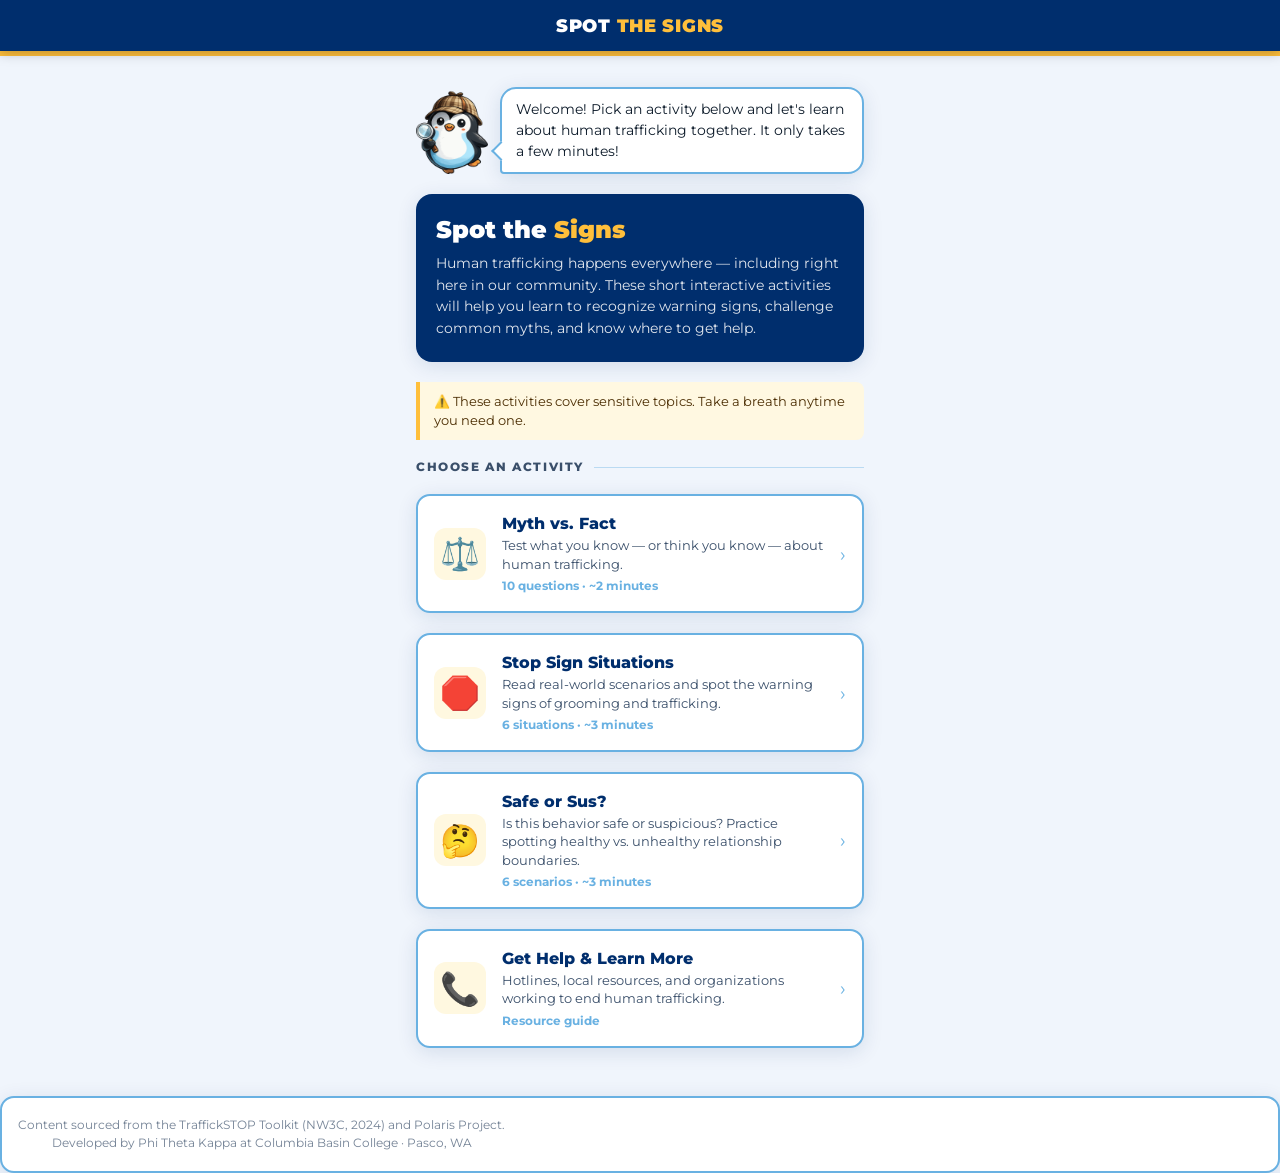
<file: index.html>
<!doctype html>
<!--
  SPOT THE SIGNS — Home / Activity Hub
  index.html
  
  Landing page. Shows the  avatar, a  welcome, and cards linking to each activity
  module.  new module cards go here
 -->
<html lang="en">
  <head>
    <meta charset="UTF-8" />
    <meta
      name="viewport"
      content="width=device-width, initial-scale=1.0, maximum-scale=1.0, user-scalable=no"
    />
    <title>Spot the Signs — Human Trafficking Awareness</title>

    <!-- Montserrat: closest free web alternative to CBC's brand fonts (Gotham/Tisa) -->
    <link rel="preconnect" href="https://fonts.googleapis.com" />
    <link rel="preconnect" href="https://fonts.gstatic.com" crossorigin />
    <link
      href="https://fonts.googleapis.com/css2?family=Montserrat:wght@400;600;700;800;900&display=swap"
      rel="stylesheet"
    />

    <!-- Shared styles -->
    <link rel="stylesheet" href="css/style.css" />

    <style>
      /* Header override. index.html's header is centered and not
       sticky, unlike the activity pages header in css/style.css. */
      .app-header {
        width: 100%;
        background: var(--hawk-blue);
        padding: 14px 20px;
        display: flex;
        align-items: center;
        justify-content: center;
        box-shadow: 0 2px 12px rgba(0, 0, 0, 0.25);
      }
      .header-title {
        font-weight: 900;
        font-size: 1.15rem;
        color: var(--white);
        letter-spacing: 0.04em;
      }
      .header-title span {
        color: var(--gold);
      }

      /* Gold accent bar under header */
      .header-accent {
        width: 100%;
        height: 5px;
        background: var(--gold);
      }

      /* Page content wrapper */
      .page {
        width: 100%;
        max-width: 480px;
        padding: 24px 16px 48px;
        display: flex;
        flex-direction: column;
        align-items: center;
        gap: 20px;
      }

      /* Welcome card
       Explains what the app is and why it exists.
    */
      .welcome-card {
        background: var(--hawk-blue);
        border-radius: 16px;
        padding: 22px 20px;
        width: 100%;
        box-shadow: var(--shadow);
        color: var(--white);
      }
      .welcome-title {
        font-weight: 900;
        font-size: 1.5rem;
        line-height: 1.2;
        margin-bottom: 8px;
      }
      .welcome-title span {
        color: var(--gold);
      }
      .welcome-desc {
        font-size: 0.88rem;
        line-height: 1.55;
        opacity: 0.88;
      }

      /* Section heading */
      .section-heading {
        width: 100%;
        font-weight: 800;
        font-size: 0.72rem;
        letter-spacing: 0.14em;
        text-transform: uppercase;
        color: var(--text-soft);
        display: flex;
        align-items: center;
        gap: 10px;
      }
      .section-heading::after {
        content: "";
        flex: 1;
        height: 1px;
        background: var(--soaring-blue);
        opacity: 0.4;
      }

      /* Activity cards
       Each card links to one activity module.

       States:
       .available    — fully built, link
       .coming-soon  — not yet built, visually muted, not a link

       TO ADD A NEW MODULE:
       Copy the entire <a class="activity-card coming-soon"> block,
       change it to <a class="activity-card available" href="yourfile.html">,
       update the icon, title, description, and detail fields,
       and remove the .badge div.
    */
      .activity-card {
        display: flex;
        align-items: center;
        gap: 16px;
        background: var(--white);
        border-radius: 14px;
        padding: 18px 16px;
        width: 100%;
        box-shadow: var(--shadow);
        text-decoration: none;
        color: var(--text);
        position: relative;
        border: 2px solid transparent;
        transition:
          border-color 0.15s,
          transform 0.1s;
      }

      /* Available (active) card */
      .activity-card.available {
        border-color: var(--soaring-blue);
        cursor: pointer;
      }
      .activity-card.available:hover {
        border-color: var(--hawk-blue);
      }
      .activity-card.available:active {
        transform: scale(0.98);
        border-color: var(--hawk-blue);
      }

      /* Coming soon card*/
      .activity-card.coming-soon {
        opacity: 0.55;
        cursor: default;
        pointer-events: none;
      }

      .card-icon {
        font-size: 2rem;
        width: 52px;
        height: 52px;
        background: var(--soaring-light);
        border-radius: 12px;
        display: flex;
        align-items: center;
        justify-content: center;
        flex-shrink: 0;
      }
      /* Available cards get a gold tinted icon background */
      .activity-card.available .card-icon {
        background: #fff8e0;
      }

      .card-body {
        flex: 1;
      }
      .card-title {
        font-weight: 800;
        font-size: 1rem;
        color: var(--hawk-blue);
        margin-bottom: 3px;
      }
      .card-desc {
        font-size: 0.82rem;
        color: var(--text-soft);
        line-height: 1.4;
      }
      .card-detail {
        font-size: 0.75rem;
        color: var(--soaring-blue);
        font-weight: 700;
        margin-top: 5px;
      }

      /* Arrow indicator on available cards only */
      .card-arrow {
        font-size: 1.2rem;
        color: var(--soaring-blue);
        flex-shrink: 0;
      }
      .activity-card.coming-soon .card-arrow {
        display: none;
      }

      /* "Coming Soon" badge */
      .badge {
        position: absolute;
        top: 10px;
        right: 12px;
        background: var(--soaring-light);
        color: var(--text-soft);
        font-size: 0.65rem;
        font-weight: 700;
        letter-spacing: 0.08em;
        text-transform: uppercase;
        padding: 3px 8px;
        border-radius: 20px;
        border: 1px solid var(--soaring-blue);
      }
    </style>
  </head>
  <body>
    <!-- Header: no back button needed, its the home screen -->
    <header class="app-header">
      <div class="header-title">SPOT <span>THE SIGNS</span></div>
    </header>
    <div class="header-accent"></div>

    <div class="page">
      <!-- Avatar welcome -->
      <div class="avatar-row">
        <!-- Welcome avatar -->
        <img src="images/SdetPen_main.png" class="avatar-figure" alt="">
        


        <div class="avatar-bubble">
          Welcome! Pick an activity below and let's learn about human
          trafficking together. It only takes a few minutes!
        </div>
      </div>

      <!-- Welcome / about card -->
      <div class="welcome-card">
        <div class="welcome-title">Spot the <span>Signs</span></div>
        <p class="welcome-desc">
          Human trafficking happens everywhere — including right here in our
          community. These short interactive activities will help you learn to
          recognize warning signs, challenge common myths, and know where to get
          help.
        </p>
      </div>

      <div class="warning-note">
        ⚠️ These activities cover sensitive topics. Take a breath anytime you
        need one.
      </div>

      <!-- Activity cards -->
      <div class="section-heading">Choose an Activity</div>

      <!-- Myth vs. Fact -->
      <a class="activity-card available" href="myth-vs-fact.html">
        <div class="card-icon">⚖️</div>
        <div class="card-body">
          <div class="card-title">Myth vs. Fact</div>
          <div class="card-desc">
            Test what you know — or think you know — about human trafficking.
          </div>
          <div class="card-detail">10 questions · ~2 minutes</div>
        </div>
        <div class="card-arrow">›</div>
      </a>

      <!-- Situations (Scenarios) -->
      <a class="activity-card available" href="scenarios.html">
        <div class="card-icon">🛑</div>
        <div class="card-body">
          <div class="card-title">Stop Sign Situations</div>
          <div class="card-desc">
            Read real-world scenarios and spot the warning signs of grooming and
            trafficking.
          </div>
          <div class="card-detail">6 situations · ~3 minutes</div>
        </div>
        <div class="card-arrow">›</div>
      </a>

      <!-- Safe or Sus -->
      <a class="activity-card available" href="safe-or-sus.html">
        <div class="card-icon">🤔</div>
        <div class="card-body">
          <div class="card-title">Safe or Sus?</div>
          <div class="card-desc">
            Is this behavior safe or suspicious? Practice spotting healthy vs.
            unhealthy relationship boundaries.
          </div>
          <div class="card-detail">6 scenarios · ~3 minutes</div>
        </div>
        <div class="card-arrow">›</div>
      </a>

      <!-- Resources -->
      <a class="activity-card available" href="resources.html">
        <div class="card-icon">📞</div>
        <div class="card-body">
          <div class="card-title">Get Help & Learn More</div>
          <div class="card-desc">
            Hotlines, local resources, and organizations working to end human
            trafficking.
          </div>
          <div class="card-detail">Resource guide</div>
        </div>
        <div class="card-arrow">›</div>
      </div>

      <p class="footer-credit">
        Content sourced from the TraffickSTOP Toolkit (NW3C, 2024) and Polaris
        Project.<br />
        Developed by Phi Theta Kappa at Columbia Basin College · Pasco, WA
      </p>
    </div>
    <!-- end .page -->
  </body>
</html>
</file>
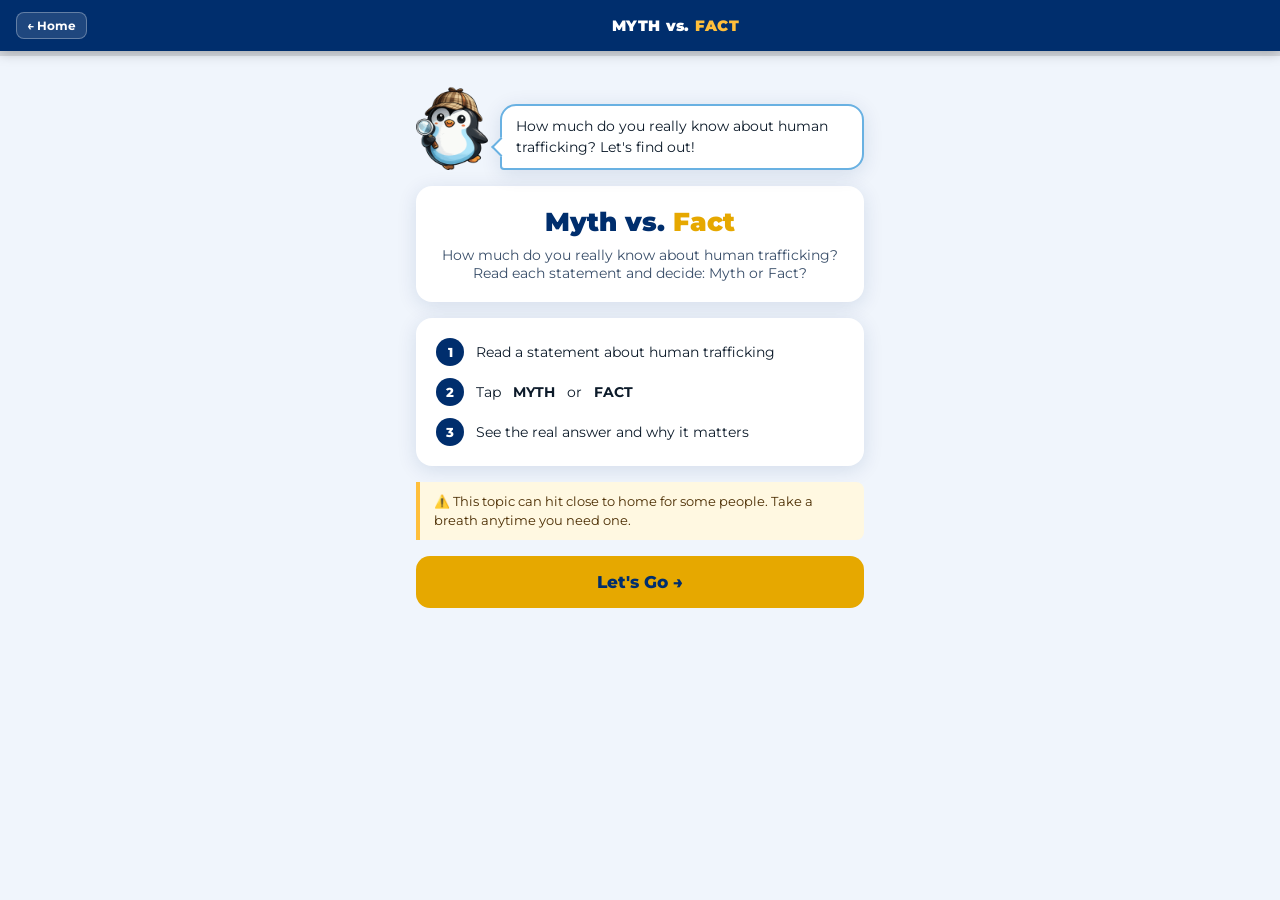
<file: myth-vs-fact.html>
<!doctype html>
<!-- Myth vs. Fact Activity
    myth-vs-fact.html

  PURPOSE
  Self-contained activity that loads  questions and resources
  from data/content.json. Shows a question screen with
  MYTH / FACT buttons, feedback after each answer, and a score
  screen at the end with hotline resources.

  AVATAR SWAP are markers to insert pictures or something instead of the stick figure
  Home button in header → returns to index.html
  Play Again button → resets score and restarts this module

   file must be served from a web server (GitHub Pages, etc.)
    because fetch() is used to load data/content.json.
-->
<html lang="en">
  <head>
    <meta charset="UTF-8" />
    <meta
      name="viewport"
      content="width=device-width, initial-scale=1.0, maximum-scale=1.0, user-scalable=no"
    />
    <title>Myth vs. Fact — Spot the Signs</title>

    <link rel="preconnect" href="https://fonts.googleapis.com" />
    <link rel="preconnect" href="https://fonts.gstatic.com" crossorigin />
    <link
      href="https://fonts.googleapis.com/css2?family=Montserrat:wght@400;600;700;800;900&display=swap"
      rel="stylesheet"
    />

    <!-- Shared styles: colors, header, screens, buttons, resources list,
       footer, etc.  -->
    <link rel="stylesheet" href="css/style.css" />

    <style>
      /* Below is just what's specific to the Myth vs Fact:
        intro steps list,  statement card, Myth/Fact answer buttons, and  feedback panel. */

      /* INTRO SCREEN */
      .intro-title {
        font-weight: 900;
        font-size: 1.65rem;
        color: var(--hawk-blue);
        text-align: center;
        line-height: 1.2;
      }
      .intro-title span {
        color: var(--gold-dark);
      }

      .steps-list {
        list-style: none;
        display: flex;
        flex-direction: column;
        gap: 12px;
        width: 100%;
      }
      .steps-list li {
        display: flex;
        align-items: center;
        gap: 12px;
        font-size: 0.9rem;
      }
      .step-num {
        background: var(--hawk-blue);
        color: var(--white);
        border-radius: 50%;
        width: 28px;
        height: 28px;
        display: flex;
        align-items: center;
        justify-content: center;
        font-weight: 800;
        font-size: 0.82rem;
        flex-shrink: 0;
      }

      /* QUESTION SCREEN */
      .q-header {
        display: flex;
        justify-content: space-between;
        align-items: center;
        width: 100%;
      }
      .question-label {
        font-weight: 800;
        font-size: 0.72rem;
        letter-spacing: 0.14em;
        text-transform: uppercase;
        color: var(--hawk-blue);
      }
      .counter {
        font-size: 0.8rem;
        color: var(--text-soft);
        font-weight: 600;
      }

      .statement-card {
        background: linear-gradient(135deg, var(--soaring-light), #d6e9f8);
        border: 2px solid var(--soaring-blue);
        border-radius: 12px;
        padding: 18px;
        width: 100%;
      }
      .statement-label {
        font-size: 0.68rem;
        font-weight: 700;
        letter-spacing: 0.1em;
        text-transform: uppercase;
        color: var(--hawk-blue);
        margin-bottom: 6px;
      }
      .statement-text {
        font-size: 1rem;
        font-weight: 600;
        line-height: 1.55;
        color: var(--text);
      }

      /* Answer buttons */
      .answer-buttons {
        display: flex;
        gap: 12px;
        width: 100%;
      }
      .answer-btn {
        flex: 1;
        padding: 18px 12px;
        border: 3px solid transparent;
        border-radius: 14px;
        font-family: "Montserrat", sans-serif;
        font-weight: 900;
        font-size: 1.1rem;
        cursor: pointer;
        transition: all 0.15s ease;
        display: flex;
        flex-direction: column;
        align-items: center;
        gap: 4px;
        /* no flash on mobile I think */
        -webkit-tap-highlight-color: transparent;
      }
      .answer-btn .btn-icon {
        font-size: 1.5rem;
      }

      .btn-myth {
        background: #fff0ee;
        border-color: #c0392b;
        color: #922b21;
      }
      .btn-fact {
        background: var(--soaring-light);
        border-color: var(--hawk-blue);
        color: var(--hawk-blue);
      }
      .btn-myth:not(:disabled):hover,
      .btn-myth:not(:disabled):active {
        background: #c0392b;
        color: var(--white);
        transform: scale(0.97);
      }
      .btn-fact:not(:disabled):hover,
      .btn-fact:not(:disabled):active {
        background: var(--hawk-blue);
        color: var(--white);
        transform: scale(0.97);
      }
      .answer-btn:disabled {
        cursor: not-allowed;
      }

      /* Post-answer state classes set by JS */
      .btn-selected-correct {
        background: var(--correct-green) !important;
        border-color: var(--correct-green) !important;
        color: var(--white) !important;
      }
      .btn-selected-wrong {
        background: #c0392b !important;
        border-color: #c0392b !important;
        color: var(--white) !important;
        animation: shake 0.3s ease;
      }
      .btn-reveal-correct {
        background: var(--correct-green-light) !important;
        border-color: var(--correct-green) !important;
        color: var(--correct-green) !important;
        opacity: 1 !important;
      }

      /* Feedback panel
       Wrong = warm amber, not red to avoidd negativity.
    */
      .feedback-panel {
        width: 100%;
        border-radius: 12px;
        padding: 16px;
        display: none;
        animation: fadeIn 0.25s ease;
      }
      .feedback-panel.show {
        display: block;
      }
      .feedback-panel.correct {
        background: var(--correct-green-light);
        border: 2px solid var(--correct-green);
      }
      .feedback-panel.wrong {
        background: var(--wrong-amber-light);
        border: 2px solid var(--gold);
      }
      .feedback-result {
        font-weight: 800;
        font-size: 1rem;
        margin-bottom: 5px;
      }
      .feedback-panel.correct .feedback-result {
        color: var(--correct-green);
      }
      .feedback-panel.wrong .feedback-result {
        color: var(--wrong-amber);
      }
      .feedback-answer-reveal {
        font-size: 0.82rem;
        font-weight: 700;
        color: var(--text-soft);
        margin-bottom: 8px;
      }
      .feedback-explanation {
        font-size: 0.88rem;
        line-height: 1.55;
        color: var(--text);
      }
    </style>
  </head>
  <body>
    <!-- HEADER
    <- Home always links back to index.html (never goes away)
     Score pill appears when activity starts.
  -->
    <header class="app-header">
      <a class="btn-home" href="index.html">← Home</a>
      <div class="header-title">MYTH vs. <span>FACT</span></div>
      <div class="score-pill" id="scorePill">
        <span class="pill-label">SCORE&nbsp;</span>
        <span id="pillScore">0</span>/<span id="pillTotal">?</span>
      </div>
    </header>

    <div class="progress-wrap">
      <div class="progress-fill" id="progressFill" style="width: 0%"></div>
    </div>

    <!-- LOADING SCREEN -->
    <div class="status-screen" id="screenLoading">
      <div class="spinner"></div>
      <div class="status-title">Loading…</div>
      <div class="status-msg">Fetching data/content.json</div>
    </div>

    <!-- ERROR SCREEN -->
    <div class="status-screen" id="screenError" style="display: none">
      <div style="font-size: 2.5rem">⚠️</div>
      <div class="status-title">Content unavailable</div>
      <div class="status-msg" id="errorMsg">
        Could not load activity content.
      </div>
      <button class="btn-retry" onclick="loadContent()">Try Again</button>
      <a class="btn-home" href="index.html" style="margin-top: 4px"
        >← Back to Home</a
      >
    </div>

    <!-- INTRO SCREEN
     Brief orientation before the activity starts
     Title and description are populated from content.json by JS.
  -->
    <main class="screen" id="screenIntro">
      <div class="avatar-row">
         
        <!-- Intro avatar: neutral detective penguin, static image -->
        <img src="images/SdetPen_main.png" class="avatar-figure" alt="" />


        <div class="avatar-bubble">
          How much do you really know about human trafficking? Let's find out!
        </div>
      </div>

      <!-- Title / description populated from content.json -->
      <div class="card" style="text-align: center">
        <div class="intro-title" id="introTitle">
          Myth vs. <span>Fact</span>
        </div>
        <p
          style="font-size: 0.9rem; color: var(--text-soft); margin-top: 8px"
          id="introDesc"
        >
          Read each statement and decide: Myth or Fact?
        </p>
      </div>

      <ul class="steps-list card">
        <li>
          <span class="step-num">1</span> Read a statement about human
          trafficking
        </li>
        <li>
          <span class="step-num">2</span> Tap <strong>MYTH</strong> or
          <strong>FACT</strong>
        </li>
        <li>
          <span class="step-num">3</span> See the real answer and why it matters
        </li>
      </ul>

      <div class="warning-note">
        ⚠️ This topic can hit close to home for some people. Take a breath
        anytime you need one.
      </div>

      <button class="btn-primary btn-gold" onclick="startActivity()">
        Let's Go →
      </button>
    </main>

    <!-- QUESTION SCREEN
     All content (text, counter, avatar, feedback) is set by JS.
  -->
    <main class="screen" id="screenQuestion">
      <div class="avatar-row">
        
          <!--
        Dynamic avatar: setAvatarExpression() in js/avatar.js swaps
        this image's src to show thinking / happy / surprised penguins.
        The id "avatarImg" is what avatar.js looks for - don't rename it.
        -->
        <img
          src="images/SdetPen_question.png"
          class="avatar-figure"
          id="avatarImg"
          alt=""
        />
        <div class="avatar-bubble" id="avatarSpeech">
          Myth or Fact? Take your best guess!
        </div>
      </div>

      <div class="q-header">
        <span class="question-label">Myth or Fact?</span>
        <span class="counter" id="questionCounter">1 / 10</span>
      </div>

      <div class="statement-card">
        <div class="statement-label">Statement</div>
        <div class="statement-text" id="statementText"></div>
      </div>

      <div class="answer-buttons">
        <button
          class="answer-btn btn-myth"
          id="btnMyth"
          onclick="selectAnswer('Myth')"
        >
          <span class="btn-icon">✗</span>MYTH
        </button>
        <button
          class="answer-btn btn-fact"
          id="btnFact"
          onclick="selectAnswer('Fact')"
        >
          <span class="btn-icon">✓</span>FACT
        </button>
      </div>

      <div class="feedback-panel" id="feedbackPanel">
        <div class="feedback-result" id="feedbackResult"></div>
        <div class="feedback-answer-reveal" id="feedbackAnswerReveal"></div>
        <div class="feedback-explanation" id="feedbackExplanation"></div>
      </div>

      <button
        class="btn-primary btn-next"
        id="btnNext"
        onclick="nextQuestion()"
      >
        Next →
      </button>
    </main>

    <!-- COMPLETION SCREEN
     Score , personalized message, resources from JSON,
     and two buttons: Play Again (restart this module) and
     Try Another (return to hub).
  -->
    <main class="screen" id="screenComplete">
      <div class="avatar-row">
        <!-- Completion avatar: happy penguin, static image -->
        <img src="images/SdetPen_happy.png" class="avatar-figure" alt="" />
        
        <div class="avatar-bubble" id="completeSpeech">
          You made it! Here's how you did.
        </div>
      </div>

      <div class="complete-top">
        <div class="score-ring" id="scoreRing">
          <div class="score-inner">
            <div class="score-number" id="scoreNumber">0</div>
            <div class="score-denom" id="scoreDenom">/ 10</div>
          </div>
        </div>
        <div>
          <div class="complete-title" id="completeTitle">Nice work!</div>
          <p class="complete-msg" id="completeMsg"></p>
        </div>
      </div>

      <div class="resources-card">
        <div class="resources-title">📞 Need Help or Want to Learn More?</div>
        <div id="resourcesList"></div>
      </div>

      <p
        style="
          font-size: 0.85rem;
          color: var(--text-soft);
          text-align: center;
          line-height: 1.5;
        "
      >
        Knowledge is power — share what you learned with someone today.
      </p>

      <!-- Two-button row: restart this module OR go back to hub -->
      <div class="btn-row">
        <button class="btn-primary btn-restart" onclick="restartActivity()">
          ↺ Play Again
        </button>
        <a
          class="btn-primary"
          href="index.html"
          style="text-align: center; text-decoration: none; line-height: 1.2"
        >
          Try Another<br /><span style="font-size: 0.75rem; font-weight: 600"
            >← Home</span
          >
        </a>
      </div>

      <p class="footer-credit">
        Content sourced from the
        <a
          href="https://www.traffickingstop.org/wp-content/uploads/2024/07/TraffickSTOP-Toolkit-2024_07.pdf"
          target="_blank"
          rel="noopener"
          >TraffickSTOP Toolkit</a
        >
        (NW3C, 2024) and
        <a href="https://polarisproject.org" target="_blank" rel="noopener"
          >Polaris Project</a
        >.<br />
        Developed by PTK at Columbia Basin College · Pasco, WA
      </p>
    </main>

    <script src="js/avatar.js"></script>
    <script src="js/ui.js"></script>
    <script src="js/content.js"></script>
    <script>
      // setAvatarExpression() and FACE/ARMS templates come from
      // js/avatar.js. showScreen, updateProgress, refreshScorePill,
      // showScorePill, and showBackBtn come from js/ui.js.
      // loadContent, shuffleArray, buildResourcesList, CONTENT_URL, and
      // MAX_QUESTIONS come from js/content.js.

      // Application state - all of this gets reset/reassigned by
      // startActivity() at the beginning of each playthrough.
      let activityData = null; // the full "myth_fact" activity object from content.json
      let resourcesData = []; // hotline/org list, passed to buildResourcesList()
      let questions = []; // this playthrough's shuffled + capped questions
      let currentIndex = 0; // index into questions[] for the question on screen
      let score = 0; // number of correct answers so far
      let answered = false; // true once the user has tapped Myth or Fact for the current question

      /* Fetches content.json, sorts/shuffles/caps the question list, and
    // shows the intro screen. Called once when the page loads.
    //
    // Must be served from a web server - fetch() is blocked entirely
    // when the page is opened directly from disk (file://). */
      async function init() {
        document.getElementById("screenLoading").style.display = "flex";
        document.getElementById("screenError").style.display = "none";
        document
          .querySelectorAll(".screen")
          .forEach((s) => s.classList.remove("active"));

        try {
          const result = await loadContent("myth_fact");
          activityData = result.activityData;
          resourcesData = result.resources;
          questions = result.questions;

          // Fill in the intro screen's title and description from
          // content.json, so they can be edited there without touching this file.
          document.getElementById("introTitle").innerHTML =
            activityData.activity_title.replace(" vs. ", " vs. <span>") +
            "</span>";
          document.getElementById("introDesc").textContent =
            activityData.activity_description;

          buildResourcesList(resourcesData);

          document.getElementById("screenLoading").style.display = "none";
          showScreen("screenIntro");
        } catch (err) {
          /* Most likely cause: this page was opened with file://
               instead of through a web server, so fetch() was blocked.
               Could also mean content.json is missing or invalid */
          console.error("Content load error:", err);
          document.getElementById("screenLoading").style.display = "none";
          document.getElementById("errorMsg").textContent =
            `Could not load content. (${err.message})`;
          document.getElementById("screenError").style.display = "flex";
        }
      }

      /* Re-sorts and re-shuffles activityData's questions and caps the
      result at MAX_QUESTIONS, without re-fetching content.json.
      Used at the start of every playthrough (including "Play Again")
      so the question order is fresh each time. */
      function getShuffledQuestions() {
        const sorted = [...activityData.questions].sort(
          (a, b) => a.question_order - b.question_order,
        );

        return shuffleArray(sorted).slice(0, MAX_QUESTIONS);
      }

      // Starts (or restarts) the activity from question 1.
      // Called by the "Let's Go" button on the intro screen, and by restartActivity() below
      function startActivity() {
        questions = getShuffledQuestions();
        currentIndex = 0;
        score = 0;
        answered = false;

        showScorePill(true);
        refreshScorePill(score, questions.length);
        loadQuestion();
        showScreen("screenQuestion");
      }

      // "Play Again" button on the completion screen calls this. It's
      // just an alias for startActivity() - kept as its own function so
      // the intent is clear from the onclick attribute in the HTML.
      function restartActivity() {
        startActivity();
      }

      // Loads questions[currentIndex] into  UI and resets everything
      // left over from the previous question:
      // (feedback panel, Next button, both Myth/Fact buttons re-enabled, etc).
      function loadQuestion() {
        const q = questions[currentIndex];
        answered = false;

        document.getElementById("statementText").textContent = q.question_text;
        document.getElementById("questionCounter").textContent =
          `${currentIndex + 1} / ${questions.length}`;
        document.getElementById("avatarSpeech").textContent =
          "Myth or Fact? Take your best guess!";

        setAvatarExpression("thinking");

        // Reset both answer buttons back to their default look and
        // re-enable them - selectAnswer() disables both after a tap.
        const btnM = document.getElementById("btnMyth");
        const btnF = document.getElementById("btnFact");
        btnM.disabled = false;
        btnF.disabled = false;
        btnM.className = "answer-btn btn-myth";
        btnF.className = "answer-btn btn-fact";

        // Reset the feedback panel and Next button - both get shown
        // again once the user picks an answer (see selectAnswer).
        document.getElementById("feedbackPanel").className = "feedback-panel";
        document.getElementById("btnNext").className = "btn-primary btn-next";

        updateProgress(currentIndex / questions.length);
        refreshScorePill(score, questions.length);
      }

      // Handles  tap on the Myth or Fact button.
      // choice - either Myth or fact, matches the answer_option text used in content.json.
      function selectAnswer(choice) {
        //Only the first tap counts - ignore any taps after that until next question loads
        if (answered) return;
        answered = true;

        const q = questions[currentIndex];
        const correctOption = q.answer_options.find(
          (o) => o.correct_answer === true,
        );
        const chosenOption = q.answer_options.find(
          (o) => o.answer_option === choice,
        );
        const isCorrect = chosenOption && chosenOption.correct_answer === true;

        if (isCorrect) score++;

        const btnM = document.getElementById("btnMyth");
        const btnF = document.getElementById("btnFact");
        btnM.disabled = true;
        btnF.disabled = true;

        // Style the button the user actually tapped
        const chosenBtn = choice === "Myth" ? btnM : btnF;
        chosenBtn.className =
          "answer-btn " +
          (choice === "Myth" ? "btn-myth" : "btn-fact") +
          (isCorrect ? " btn-selected-correct" : " btn-selected-wrong");

        // If they got it wrong, highlight the correct button after a
        // short pause - gives the "shake"/feedback animation on  the wrong choice a moment to play first
        if (!isCorrect) {
          const correctBtn =
            correctOption.answer_option === "Myth" ? btnM : btnF;

          setTimeout(() => {
            correctBtn.className =
              "answer-btn " +
              (correctOption.answer_option === "Myth"
                ? "btn-myth"
                : "btn-fact") +
              " btn-reveal-correct";
          }, 350);
        }

        // Update avatar's face/arms and speech bubble to match the result.
        setAvatarExpression(isCorrect ? "happy" : "surprised");
        document.getElementById("avatarSpeech").textContent = isCorrect
          ? q.avatar_speech_correct
          : q.avatar_speech_wrong;

        // Feedback panel uses warm amber for "wrong"
        const feedbackText = chosenOption
          ? chosenOption.feedback_text
          : correctOption.feedback_text;
        const fp = document.getElementById("feedbackPanel");
        fp.className =
          "feedback-panel show " + (isCorrect ? "correct" : "wrong");
        document.getElementById("feedbackResult").textContent = isCorrect
          ? "✓ Correct!"
          : "🔍 Interesting — here's the real story:";
        document.getElementById("feedbackAnswerReveal").textContent = isCorrect
          ? `This is indeed a ${correctOption.answer_option.toUpperCase()}.`
          : `This is actually a ${correctOption.answer_option.toUpperCase()}.`;
        document.getElementById("feedbackExplanation").textContent =
          feedbackText;

        refreshScorePill(score, questions.length);

        // Swap Next button's label on the last question, so it is clear
        // that tapping it goes to the results instead of another question. Maybe
        const isLast = currentIndex === questions.length - 1;
        const nextBtn = document.getElementById("btnNext");
        nextBtn.className = "btn-primary btn-next show";
        nextBtn.textContent = isLast ? "See My Score →" : "Next →";
      }

      // "Next ->" / "See My Score ->" button handler.
      // Moves to the next question, or shows the results screen if  was the last question.
      function nextQuestion() {
        currentIndex++;

        if (currentIndex >= questions.length) {
          showResults();
        } else {
          loadQuestion();
        }
      }

      // Fills in and shows the completion screen:
      //  score , title/message/avatar line based on how well the user did, and
      // the resources list (already built by init()
      function showResults() {
        showScreen("screenComplete");
        updateProgress(1);
        showScorePill(false);

        const total = questions.length;
        const pct = Math.round((score / total) * 100);

        document.getElementById("scoreNumber").textContent = score;
        document.getElementById("scoreDenom").textContent = `/ ${total}`;
        document
          .getElementById("scoreRing")
          .style.setProperty("--pct", pct + "%");

        // Pick a title/message/avatar-speech combo based on the score
        // band. Even the lowest band is framed as "here's why this
        // matters" rather than "you did badly, you idiot".
        let title, msg, speech;

        if (score === total) {
          title = "Perfect Score! 🎉";
          msg =
            "You really know your stuff. Awareness like yours makes a real difference.";
          speech = "Wow, perfect! You're ready to spread the word!";
        } else if (pct >= 70) {
          title = "Great Job! 👏";
          msg =
            "You're more aware than most. Check the resources below to keep learning.";
          speech = "Really solid! A few surprising ones in there, right?";
        } else if (pct >= 50) {
          title = "Good Start!";
          msg =
            "Human trafficking is full of myths. Now you know a few more facts.";
          speech =
            "Not bad! There's always more to learn — and now you know more!";
        } else {
          title = "Eye-opening!";
          msg =
            "That's exactly why this activity exists. Take a look at the real facts below.";
          speech =
            "Human trafficking is full of misconceptions. Now you know the facts!";
        }

        document.getElementById("completeTitle").textContent = title;
        document.getElementById("completeMsg").textContent = msg;
        document.getElementById("completeSpeech").textContent = speech;
      }

      // Boot: load content as soon as the page is ready.
      init();
    </script>
  </body>
</html>
</file>
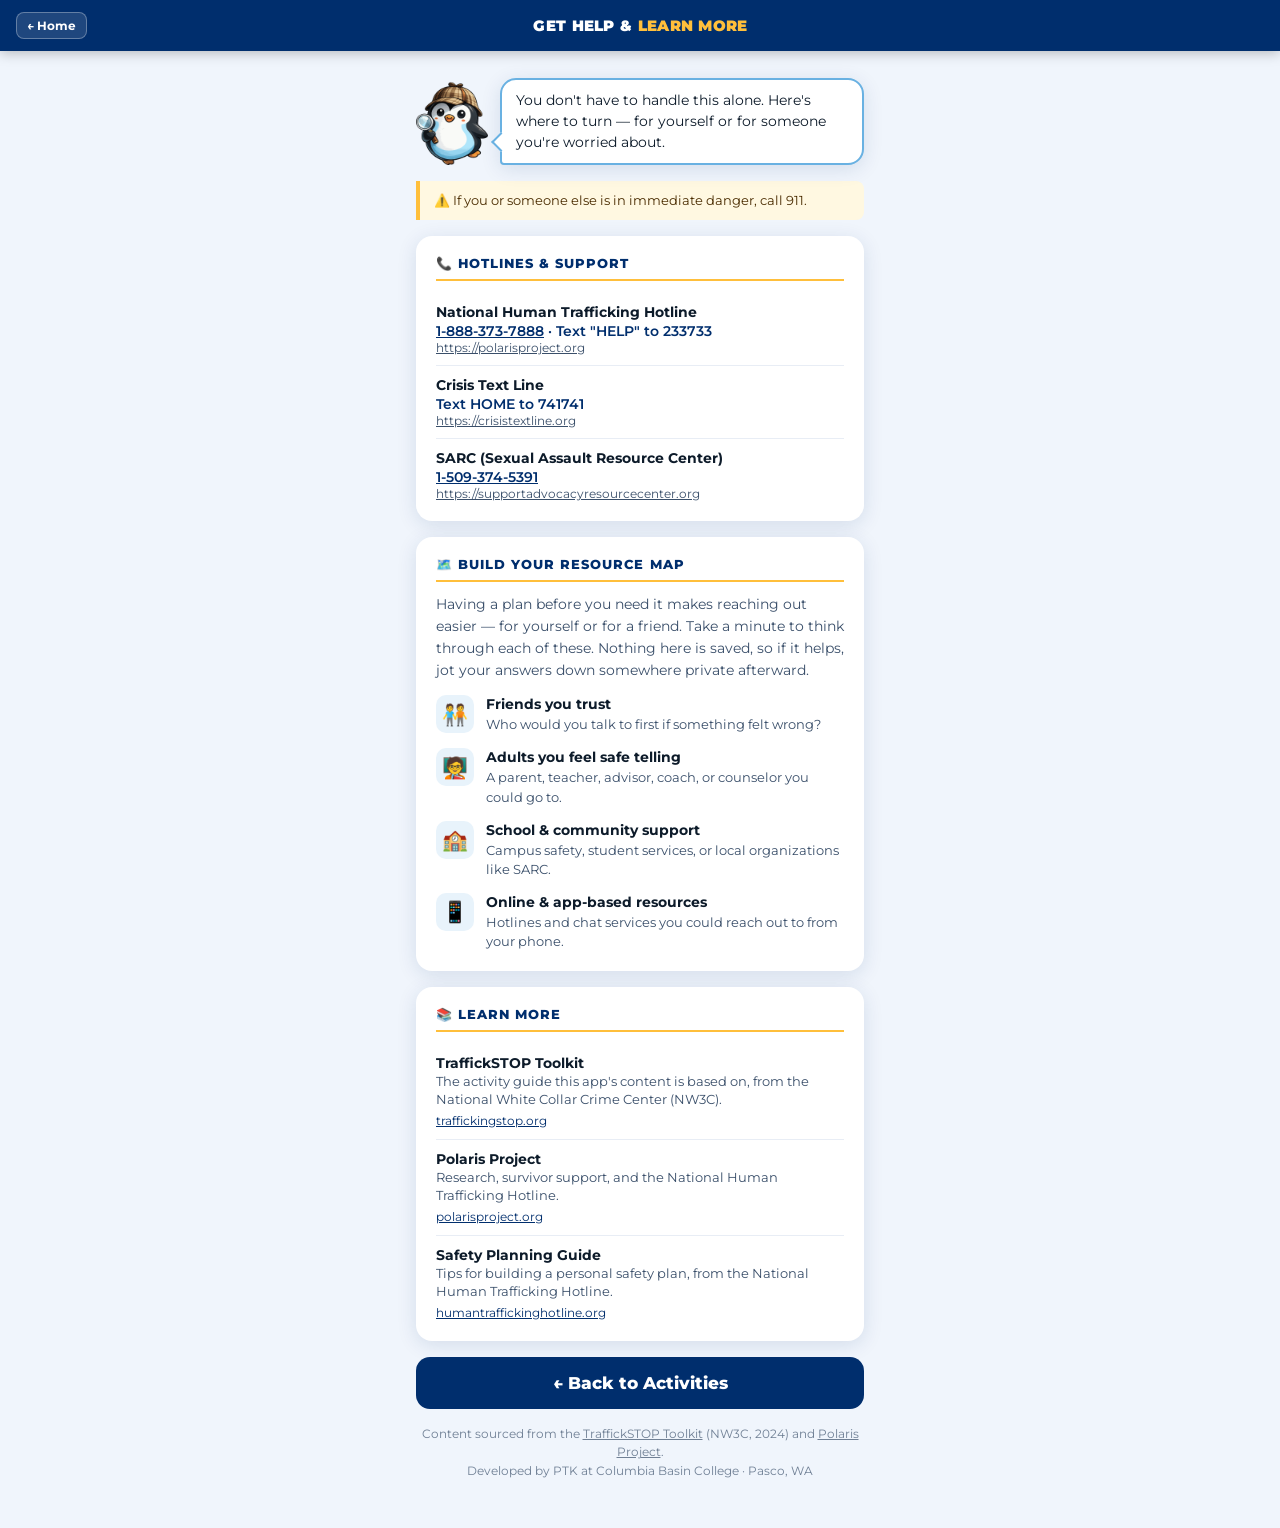
<file: resources.html>
<!doctype html>
<!--
  SPOT THE SIGNS — Get Help & Learn More
  resources.html

    Static module. Loads hotline/org info from
  data/content.json -  top-level resources array, same array
  used on every activity's completion screen via buildResourcesList
  in js/content.js.  includes a "build your own resource map"
  reflection card and links to learn more.

  NAVIGATION
  <- Home button in header → returns to index.html
  No score pill/progress bar — this is not a scored activity.

  NOTES
  - To add/edit hotlines or orgs, edit the "resources" array in
    data/content.json. This page re-renders automatically.
  - resource_phone supports tap-to-call (tel:) for numbers in
    1-888-373-7888 style; short codes ("Text HOME to 741741") are
    left as plain text.
  - This file must be served from a web server (GitHub Pages, etc.)
    because fetch() is used to load data/content.json.
-->
<html lang="en">
  <head>
    <meta charset="UTF-8" />
    <meta
      name="viewport"
      content="width=device-width, initial-scale=1.0, maximum-scale=1.0, user-scalable=no"
    />
    <title>Get Help &amp; Learn More — Spot the Signs</title>

    <link rel="preconnect" href="https://fonts.googleapis.com" />
    <link rel="preconnect" href="https://fonts.gstatic.com" crossorigin />
    <link
      href="https://fonts.googleapis.com/css2?family=Montserrat:wght@400;600;700;800;900&display=swap"
      rel="stylesheet"
    />

    <!-- Shared styles: colors, header, screens, buttons, resources list,
       footer, etc. Page-specific styles (resource map, learn-more
       cards) are below in this file's own <style>. -->
    <link rel="stylesheet" href="css/style.css" />

    <style>
      .card-title {
        font-weight: 800;
        font-size: 0.8rem;
        letter-spacing: 0.08em;
        text-transform: uppercase;
        color: var(--hawk-blue);
        margin-bottom: 12px;
        border-bottom: 2px solid var(--gold);
        padding-bottom: 8px;
      }
      .card-body-text {
        font-size: 0.88rem;
        color: var(--text-soft);
        line-height: 1.55;
      }

      /* Empty-state message if content.json's resources array is empty */
      .resources-empty {
        font-size: 0.85rem;
        color: var(--text-soft);
        line-height: 1.5;
      }

      /* Resource Map prompts */
      .map-list {
        display: flex;
        flex-direction: column;
        gap: 14px;
        margin-top: 4px;
      }
      .map-item {
        display: flex;
        gap: 12px;
        align-items: flex-start;
      }
      .map-icon {
        font-size: 1.3rem;
        width: 38px;
        height: 38px;
        background: var(--soaring-light);
        border-radius: 10px;
        display: flex;
        align-items: center;
        justify-content: center;
        flex-shrink: 0;
      }
      .map-item-title {
        font-weight: 700;
        font-size: 0.88rem;
        color: var(--text);
        margin-bottom: 2px;
      }
      .map-item-desc {
        font-size: 0.82rem;
        color: var(--text-soft);
        line-height: 1.45;
      }

      /* Learn More links */
      .link-item {
        padding: 10px 0;
        border-bottom: 1px solid #e8edf5;
      }
      .link-item:last-child {
        border-bottom: none;
        padding-bottom: 0;
      }
      .link-name {
        font-weight: 700;
        font-size: 0.9rem;
        color: var(--text);
      }
      .link-desc {
        font-size: 0.8rem;
        color: var(--text-soft);
        margin-top: 1px;
        line-height: 1.45;
      }
      .link-item a.link-url {
        font-size: 0.78rem;
        color: var(--hawk-blue);
        text-decoration: underline;
        word-break: break-all;
      }
      .link-item a.link-url:active {
        opacity: 0.6;
      }
    </style>
  </head>
  <body>
    <!-- HEADER - no score pill, this isn't a scored activity -->
    <header class="app-header">
      <a class="btn-home" href="index.html">← Home</a>
      <div class="header-title">GET HELP &amp; <span>LEARN MORE</span></div>
      <div class="header-spacer" aria-hidden="true"></div>
    </header>

    <!-- LOADING SCREEN -->
    <div class="status-screen" id="screenLoading">
      <div class="spinner"></div>
      <div class="status-title">Loading…</div>
      <div class="status-msg">Fetching data/content.json</div>
    </div>

    <!-- ERROR SCREEN -->
    <div class="status-screen" id="screenError" style="display: none">
      <div style="font-size: 2.5rem">⚠️</div>
      <div class="status-title">Content unavailable</div>
      <div class="status-msg" id="errorMsg">Could not load resources.</div>
      <button class="btn-retry" onclick="init()">Try Again</button>
      <a class="btn-home" href="index.html" style="margin-top: 4px"
        >← Back to Home</a
      >
    </div>

    <!-- CONTENT SCREEN -->
    <main class="screen" id="screenContent">
      <!-- Avatar greeting: happy penguin, static image -->
      <div class="avatar-row">
        <img src="images/SdetPen_main.png" class="avatar-figure" alt="" />
        <div class="avatar-bubble">
          You don't have to handle this alone. Here's where to turn — for
          yourself or for someone you're worried about.
        </div>
      </div>

      <div class="warning-note">
        ⚠️ If you or someone else is in immediate danger, call 911.
      </div>

      <!-- Hotlines & orgs from content.json's resources array -->
      <div class="card">
        <div class="card-title">📞 Hotlines &amp; Support</div>
        <div id="resourcesList">
          <p class="resources-empty">
            No resources are currently listed in content.json.
          </p>
        </div>
      </div>

      <!-- Build Your Own Resource Map — reflection prompts, adapted from the
         TraffickSTOP Toolkit's Resource Map activity. No data is collected;
         this is just a prompt to think it through (and write it down on
         your own phone afterward). 
         this whole idea is from the TraffikStop doc too, just a bit scattered around the text.
         -->
      <div class="card">
        <div class="card-title">🗺️ Build Your Resource Map</div>
        <p class="card-body-text" style="margin-bottom: 14px">
          Having a plan before you need it makes reaching out easier — for
          yourself or for a friend. Take a minute to think through each of
          these. Nothing here is saved, so if it helps, jot your answers down
          somewhere private afterward.
        </p>
        <div class="map-list">
          <div class="map-item">
            <div class="map-icon">🧑‍🤝‍🧑</div>
            <div>
              <div class="map-item-title">Friends you trust</div>
              <div class="map-item-desc">
                Who would you talk to first if something felt wrong?
              </div>
            </div>
          </div>
          <div class="map-item">
            <div class="map-icon">🧑‍🏫</div>
            <div>
              <div class="map-item-title">Adults you feel safe telling</div>
              <div class="map-item-desc">
                A parent, teacher, advisor, coach, or counselor you could go to.
              </div>
            </div>
          </div>
          <div class="map-item">
            <div class="map-icon">🏫</div>
            <div>
              <div class="map-item-title">School &amp; community support</div>
              <div class="map-item-desc">
                Campus safety, student services, or local organizations like
                SARC.
              </div>
            </div>
          </div>
          <div class="map-item">
            <div class="map-icon">📱</div>
            <div>
              <div class="map-item-title">Online &amp; app-based resources</div>
              <div class="map-item-desc">
                Hotlines and chat services you could reach out to from your
                phone.
              </div>
            </div>
          </div>
        </div>
      </div>

      <!-- Learn More — links out to source material -->
      <div class="card">
        <div class="card-title">📚 Learn More</div>
        <div class="link-item">
          <div class="link-name">TraffickSTOP Toolkit</div>
          <div class="link-desc">
            The activity guide this app's content is based on, from the National
            White Collar Crime Center (NW3C).
          </div>
          <a
            class="link-url"
            href="https://www.traffickingstop.org/wp-content/uploads/2024/07/TraffickSTOP-Toolkit-2024_07.pdf"
            target="_blank"
            rel="noopener"
            >traffickingstop.org</a
          >
        </div>
        <div class="link-item">
          <div class="link-name">Polaris Project</div>
          <div class="link-desc">
            Research, survivor support, and the National Human Trafficking
            Hotline.
          </div>
          <a
            class="link-url"
            href="https://polarisproject.org"
            target="_blank"
            rel="noopener"
            >polarisproject.org</a
          >
        </div>
        <div class="link-item">
          <div class="link-name">Safety Planning Guide</div>
          <div class="link-desc">
            Tips for building a personal safety plan, from the National Human
            Trafficking Hotline.
          </div>
          <a
            class="link-url"
            href="https://humantraffickinghotline.org/faqs/safety-planning-information"
            target="_blank"
            rel="noopener"
            >humantraffickinghotline.org</a
          >
        </div>
      </div>

      <a class="btn-primary" href="index.html">← Back to Activities</a>

      <p class="footer-credit">
        Content sourced from the
        <a
          href="https://www.traffickingstop.org/wp-content/uploads/2024/07/TraffickSTOP-Toolkit-2024_07.pdf"
          target="_blank"
          rel="noopener"
          >TraffickSTOP Toolkit</a
        >
        (NW3C, 2024) and
        <a href="https://polarisproject.org" target="_blank" rel="noopener"
          >Polaris Project</a
        >.<br />
        Developed by PTK at Columbia Basin College · Pasco, WA
      </p>
    </main>

    <script src="js/ui.js"></script>
    <script src="js/content.js"></script>
    <script>
      //  loads data/content.json and  the shared resources array
      // using buildResourcesList() (js/content.js)
      //
      // CONTENT_URL and buildResourcesList() come from js/content.js.
      // showScreen() comes from js/ui.js.
      async function init() {
        // Reset to the loading state every time init() runs - this
        // matters for the "Try Again" button on the error screen,
        // which calls init() again.
        document.getElementById("screenLoading").style.display = "flex";
        document.getElementById("screenError").style.display = "none";
        document
          .querySelectorAll(".screen")
          .forEach((s) => s.classList.remove("active"));

        try {
          // The "?v=" + Date.now() busts content.json so edits
          //show up immediately instead of using a cached copy.
          const response = await fetch(CONTENT_URL + "?v=" + Date.now());

          if (!response.ok) {
            throw new Error(`HTTP ${response.status}: ${response.statusText}`);
          }

          const data = await response.json();
          buildResourcesList(data.resources || []);

          document.getElementById("screenLoading").style.display = "none";
          showScreen("screenContent");
        } catch (err) {
          // Most likely cause: this page was opened directly from
          // disk (file://) instead of through a web server, so
          // fetch() was blocked. Could also mean content.json is
          // missing or has invalid JSON. Or a typo
          console.error("Content load error:", err);
          document.getElementById("screenLoading").style.display = "none";
          document.getElementById("errorMsg").textContent =
            `Could not load resources. (${err.message})`;
          document.getElementById("screenError").style.display = "flex";
        }
      }

      // Boot: load content as soon as the page is ready
      init();
    </script>
  </body>
</html>
</file>
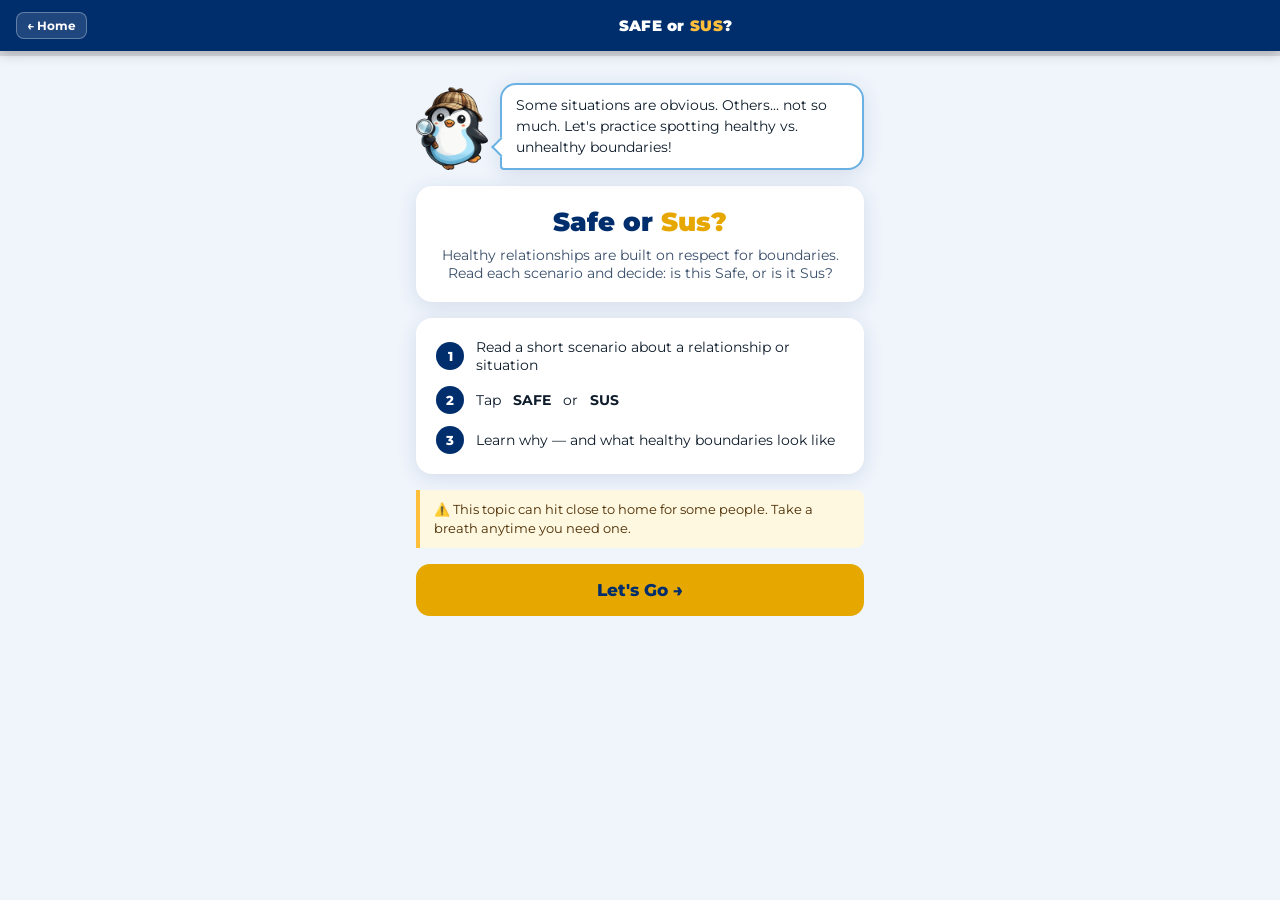
<file: safe-or-sus.html>
<!doctype html>
<!--
  SPOT THE SIGNS — Safe or Sus? Activity
  safe-or-sus.html

  Loads  scenarios and resources from data/content.json.
  Shows a scenario screen with SAFE / SUS button
  feedback after each answer, and a score
 

  NAVIGATION
  <- Home button in header that returns to index.html
      Play Again button resets score and restarts this module
-->
<html lang="en">
  <head>
    <meta charset="UTF-8" />
    <meta
      name="viewport"
      content="width=device-width, initial-scale=1.0, maximum-scale=1.0, user-scalable=no"
    />
    <title>Safe or Sus? — Spot the Signs</title>

    <link rel="preconnect" href="https://fonts.googleapis.com" />
    <link rel="preconnect" href="https://fonts.gstatic.com" crossorigin />
    <link
      href="https://fonts.googleapis.com/css2?family=Montserrat:wght@400;600;700;800;900&display=swap"
      rel="stylesheet"
    />

    <!-- Shared styles: colors, header, screens, buttons, resources list,
       footer, etc. Page-specific styles (question layout, answer
       buttons, feedback panel) are below in this file's own <style>. -->
    <link rel="stylesheet" href="css/style.css" />

    <style>
      /* INTRO SCREEN */
      .intro-title {
        font-weight: 900;
        font-size: 1.65rem;
        color: var(--hawk-blue);
        text-align: center;
        line-height: 1.2;
      }
      .intro-title span {
        color: var(--gold-dark);
      }

      .steps-list {
        list-style: none;
        display: flex;
        flex-direction: column;
        gap: 12px;
        width: 100%;
      }
      .steps-list li {
        display: flex;
        align-items: center;
        gap: 12px;
        font-size: 0.9rem;
      }
      .step-num {
        background: var(--hawk-blue);
        color: var(--white);
        border-radius: 50%;
        width: 28px;
        height: 28px;
        display: flex;
        align-items: center;
        justify-content: center;
        font-weight: 800;
        font-size: 0.82rem;
        flex-shrink: 0;
      }

      /* QUESTION SCREEN */
      .q-header {
        display: flex;
        justify-content: space-between;
        align-items: center;
        width: 100%;
      }
      .question-label {
        font-weight: 800;
        font-size: 0.72rem;
        letter-spacing: 0.14em;
        text-transform: uppercase;
        color: var(--hawk-blue);
      }
      .counter {
        font-size: 0.8rem;
        color: var(--text-soft);
        font-weight: 600;
      }

      .statement-card {
        background: linear-gradient(135deg, var(--soaring-light), #d6e9f8);
        border: 2px solid var(--soaring-blue);
        border-radius: 12px;
        padding: 18px;
        width: 100%;
      }
      .statement-label {
        font-size: 0.68rem;
        font-weight: 700;
        letter-spacing: 0.1em;
        text-transform: uppercase;
        color: var(--hawk-blue);
        margin-bottom: 6px;
      }
      .statement-text {
        font-size: 1rem;
        font-weight: 600;
        line-height: 1.55;
        color: var(--text);
      }

      /* Answer buttons */
      .answer-buttons {
        display: flex;
        gap: 12px;
        width: 100%;
      }
      .answer-btn {
        flex: 1;
        padding: 18px 12px;
        border: 3px solid transparent;
        border-radius: 14px;
        font-family: "Montserrat", sans-serif;
        font-weight: 900;
        font-size: 1.1rem;
        cursor: pointer;
        transition: all 0.15s ease;
        display: flex;
        flex-direction: column;
        align-items: center;
        gap: 4px;
        -webkit-tap-highlight-color: transparent;
      }
      .answer-btn .btn-icon {
        font-size: 1.5rem;
      }

      .btn-safe {
        background: var(--soaring-light);
        border-color: var(--hawk-blue);
        color: var(--hawk-blue);
      }
      .btn-sus {
        background: #f3edf9;
        border-color: #6a4c93;
        color: #6a4c93;
      }
      .btn-safe:not(:disabled):hover,
      .btn-safe:not(:disabled):active {
        background: var(--hawk-blue);
        color: var(--white);
        transform: scale(0.97);
      }
      .btn-sus:not(:disabled):hover,
      .btn-sus:not(:disabled):active {
        background: #6a4c93;
        color: var(--white);
        transform: scale(0.97);
      }
      .answer-btn:disabled {
        cursor: not-allowed;
      }

      /* Post-answer state classes set by JS */
      .btn-selected-correct {
        background: var(--correct-green) !important;
        border-color: var(--correct-green) !important;
        color: var(--white) !important;
      }
      .btn-selected-wrong {
        background: #c0392b !important;
        border-color: #c0392b !important;
        color: var(--white) !important;
        animation: shake 0.3s ease;
      }
      .btn-reveal-correct {
        background: var(--correct-green-light) !important;
        border-color: var(--correct-green) !important;
        color: var(--correct-green) !important;
        opacity: 1 !important;
      }

      /* Feedback panel */
      .feedback-panel {
        width: 100%;
        border-radius: 12px;
        padding: 16px;
        display: none;
        animation: fadeIn 0.25s ease;
      }
      .feedback-panel.show {
        display: block;
      }
      .feedback-panel.correct {
        background: var(--correct-green-light);
        border: 2px solid var(--correct-green);
      }
      .feedback-panel.wrong {
        background: var(--wrong-amber-light);
        border: 2px solid var(--gold);
      }
      .feedback-result {
        font-weight: 800;
        font-size: 1rem;
        margin-bottom: 5px;
      }
      .feedback-panel.correct .feedback-result {
        color: var(--correct-green);
      }
      .feedback-panel.wrong .feedback-result {
        color: var(--wrong-amber);
      }
      .feedback-answer-reveal {
        font-size: 0.82rem;
        font-weight: 700;
        color: var(--text-soft);
        margin-bottom: 8px;
      }
      .feedback-explanation {
        font-size: 0.88rem;
        line-height: 1.55;
        color: var(--text);
      }
    </style>
  </head>
  <body>
    <!-- HEADER
     Home always links back to index.html (never goes away).
     Score pill appears when activity starts.
  -->
    <header class="app-header">
      <a class="btn-home" href="index.html">← Home</a>
      <div class="header-title">SAFE or <span>SUS</span>?</div>
      <div class="score-pill" id="scorePill">
        <span class="pill-label">SCORE&nbsp;</span>
        <span id="pillScore">0</span>/<span id="pillTotal">?</span>
      </div>
    </header>

    <div class="progress-wrap">
      <div class="progress-fill" id="progressFill" style="width: 0%"></div>
    </div>

    <!-- LOADING SCREEN -->
    <div class="status-screen" id="screenLoading">
      <div class="spinner"></div>
      <div class="status-title">Loading…</div>
      <div class="status-msg">Fetching data/content.json</div>
    </div>

    <!-- ERROR SCREEN -->
    <div class="status-screen" id="screenError" style="display: none">
      <div style="font-size: 2.5rem">⚠️</div>
      <div class="status-title">Content unavailable</div>
      <div class="status-msg" id="errorMsg">
        Could not load activity content.
      </div>
      <button class="btn-retry" onclick="loadContent()">Try Again</button>
      <a class="btn-home" href="index.html" style="margin-top: 4px"
        >← Back to Home</a
      >
    </div>

    <!-- INTRO SCREEN
     Brief orientation before start
     Title and description are populated from content.json by JS
  -->
    <main class="screen" id="screenIntro">
      <div class="avatar-row">
        <!-- Intro avatar: neutral detective penguin, static image -->
        <img src="images/SdetPen_main.png" class="avatar-figure" alt="" />
        <div class="avatar-bubble">
          Some situations are obvious. Others... not so much. Let's practice
          spotting healthy vs. unhealthy boundaries!
        </div>
      </div>

      <!-- Title / description  from content.json -->
      <div class="card" style="text-align: center">
        <div class="intro-title" id="introTitle">Safe or <span>Sus?</span></div>
        <p
          style="font-size: 0.9rem; color: var(--text-soft); margin-top: 8px"
          id="introDesc"
        >
          Read each scenario and decide: is this Safe, or is it Sus?
        </p>
      </div>

      <ul class="steps-list card">
        <li>
          <span class="step-num">1</span> Read a short scenario about a
          relationship or situation
        </li>
        <li>
          <span class="step-num">2</span> Tap <strong>SAFE</strong> or
          <strong>SUS</strong>
        </li>
        <li>
          <span class="step-num">3</span> Learn why — and what healthy
          boundaries look like
        </li>
      </ul>

      <div class="warning-note">
        ⚠️ This topic can hit close to home for some people. Take a breath
        anytime you need one.
      </div>

      <button class="btn-primary btn-gold" onclick="startActivity()">
        Let's Go →
      </button>
    </main>

    <!-- QUESTION SCREEN
     All content (text, counter, avatar, feedback) is set by JS.
  -->
    <main class="screen" id="screenQuestion">
      <div class="avatar-row">
        <!--
        Dynamic avatar: setAvatarExpression() in js/avatar.js swaps
        this image's src to show thinking / happy / surprised penguins.
        The id "avatarImg" is what avatar.js looks for - don't rename it.
        -->
        <img
          src="images/SdetPen_question.png"
          class="avatar-figure"
          id="avatarImg"
          alt=""
        />
        <div class="avatar-bubble" id="avatarSpeech">
          Safe or Sus? Think about the boundaries involved.
        </div>
      </div>

      <div class="q-header">
        <span class="question-label">Safe or Sus?</span>
        <span class="counter" id="questionCounter">1 / 6</span>
      </div>

      <div class="statement-card">
        <div class="statement-label">Scenario</div>
        <div class="statement-text" id="statementText"></div>
      </div>

      <div class="answer-buttons">
        <button
          class="answer-btn btn-safe"
          id="btnSafe"
          onclick="selectAnswer('Safe')"
        >
          <span class="btn-icon">✅</span>SAFE
        </button>
        <button
          class="answer-btn btn-sus"
          id="btnSus"
          onclick="selectAnswer('Sus')"
        >
          <span class="btn-icon">🚩</span>SUS
        </button>
      </div>

      <div class="feedback-panel" id="feedbackPanel">
        <div class="feedback-result" id="feedbackResult"></div>
        <div class="feedback-answer-reveal" id="feedbackAnswerReveal"></div>
        <div class="feedback-explanation" id="feedbackExplanation"></div>
      </div>

      <button
        class="btn-primary btn-next"
        id="btnNext"
        onclick="nextQuestion()"
      >
        Next →
      </button>
    </main>

    <!-- COMPLETION SCREEN
     Score ring, personalized message, resources from JSON,
     and two buttons: Play Again (restart this module) and
     Try Another (return to hub)
  -->
    <main class="screen" id="screenComplete">
      <div class="avatar-row">
        <!-- Completion avatar: happy penguin, static image -->
        <img src="images/SdetPen_happy.png" class="avatar-figure" alt="" />
        <div class="avatar-bubble" id="completeSpeech">
          You made it through all the scenarios. Here's how you did.
        </div>
      </div>

      <div class="complete-top">
        <div class="score-ring" id="scoreRing">
          <div class="score-inner">
            <div class="score-number" id="scoreNumber">0</div>
            <div class="score-denom" id="scoreDenom">/ 10</div>
          </div>
        </div>
        <div>
          <div class="complete-title" id="completeTitle">Nice work!</div>
          <p class="complete-msg" id="completeMsg"></p>
        </div>
      </div>

      <div class="resources-card">
        <div class="resources-title">📞 Need Help or Want to Learn More?</div>
        <div id="resourcesList"></div>
      </div>

      <p
        style="
          font-size: 0.85rem;
          color: var(--text-soft);
          text-align: center;
          line-height: 1.5;
        "
      >
        Knowledge is power — share what you learned with someone today.
      </p>

      <!-- Two-button row: restart this module OR go back to hub -->
      <div class="btn-row">
        <button class="btn-primary btn-restart" onclick="restartActivity()">
          ↺ Play Again
        </button>
        <a
          class="btn-primary"
          href="index.html"
          style="text-align: center; text-decoration: none; line-height: 1.2"
        >
          Try Another<br /><span style="font-size: 0.75rem; font-weight: 600"
            >← Home</span
          >
        </a>
      </div>

      <p class="footer-credit">
        Content sourced from the
        <a
          href="https://www.traffickingstop.org/wp-content/uploads/2024/07/TraffickSTOP-Toolkit-2024_07.pdf"
          target="_blank"
          rel="noopener"
          >TraffickSTOP Toolkit</a
        >
        (NW3C, 2024) and
        <a href="https://polarisproject.org" target="_blank" rel="noopener"
          >Polaris Project</a
        >.<br />
        Developed by PTK at Columbia Basin College · Pasco, WA
      </p>
    </main>

    <script src="js/avatar.js"></script>
    <script src="js/ui.js"></script>
    <script src="js/content.js"></script>
    <script>
      // setAvatarExpression() comes from
      // js/avatar.js. showScreen, updateProgress, refreshScorePill,
      // showScorePill, and showBackBtn come from js/ui.js.
      // loadContent, shuffleArray, buildResourcesList, CONTENT_URL, and
      // MAX_QUESTIONS come from js/content.js.

      // Application state - all of this gets reset/reassigned by  startActivity() at the beginning of each playthrough.
      let activityData = null; // the full "safe_or_sus" activity object from content.json
      let resourcesData = []; // hotline/org list, passed to buildResourcesList()
      let questions = []; // this playthrough's shuffled + capped questions
      let currentIndex = 0; // index into questions[] for the question on screen
      let score = 0; // number of correct answers so far
      let answered = false; // true once the user has tapped Safe or Sus for the current question

      // Fetches content.json, sorts/shuffles/caps the question list, and
      // shows the intro screen. Called once when the page loads.
      //
      // Must be served from a web server - fetch() is blocked entirely
      // when the page is opened directly from disk (file://).
      async function init() {
        document.getElementById("screenLoading").style.display = "flex";
        document.getElementById("screenError").style.display = "none";
        document
          .querySelectorAll(".screen")
          .forEach((s) => s.classList.remove("active"));

        try {
          const result = await loadContent("safe_or_sus");
          activityData = result.activityData;
          resourcesData = result.resources;
          questions = result.questions;

          // Fill in the intro screen's title and description from
          // content.json, so they can be edited there without
          // touching this file.
          document.getElementById("introTitle").innerHTML =
            activityData.activity_title.replace("Sus?", "<span>Sus?</span>");
          document.getElementById("introDesc").textContent =
            activityData.activity_description;

          buildResourcesList(resourcesData);

          document.getElementById("screenLoading").style.display = "none";
          showScreen("screenIntro");
        } catch (err) {
          // Most likely cause: this page was opened with file://
          // instead of through a web server, so fetch() was blocked.
          // Could also mean content.json is missing or invalid.
          console.error("Content load error:", err);
          document.getElementById("screenLoading").style.display = "none";
          document.getElementById("errorMsg").textContent =
            `Could not load content. (${err.message})`;
          document.getElementById("screenError").style.display = "flex";
        }
      }

      // Re-sorts and re-shuffles activityData's questions and caps the
      // result at MAX_QUESTIONS without re-fetching content.json.
      //
      // Used at the start of every playthrough - including "Play Again"
      // so the question order is different each time.
      function getShuffledQuestions() {
        const sorted = [...activityData.questions].sort(
          (a, b) => a.question_order - b.question_order,
        );

        return shuffleArray(sorted).slice(0, MAX_QUESTIONS);
      }

      // Starts (or restarts) the activity from question 1.
      // Called by the "Let's Go" button on the intro screen, and by
      // restartActivity() below
      function startActivity() {
        questions = getShuffledQuestions();
        currentIndex = 0;
        score = 0;
        answered = false;

        showScorePill(true);
        refreshScorePill(score, questions.length);
        loadQuestion();
        showScreen("screenQuestion");
      }

      // Play Again button on the completion screen calls this. It's
      // just an alias for startActivity() - kept as its own function so
      // the intent is clear from the onclick attribute in the HTML
      function restartActivity() {
        startActivity();
      }

      // Loads questions[currentIndex] into the UI and resets everything
      // left over from the previous question (feedback panel, Next
      // button, both Safe/Sus buttons re-enabled, etc).
      function loadQuestion() {
        const q = questions[currentIndex];
        answered = false;

        document.getElementById("statementText").textContent = q.question_text;
        document.getElementById("questionCounter").textContent =
          `${currentIndex + 1} / ${questions.length}`;
        document.getElementById("avatarSpeech").textContent =
          "Safe or Sus? Think about the boundaries involved.";

        setAvatarExpression("thinking");

        // Reset both answer buttons back to their default look and
        // re-enable them - selectAnswer() disables both after a tap
        const btnSafe = document.getElementById("btnSafe");
        const btnSus = document.getElementById("btnSus");
        btnSafe.disabled = false;
        btnSus.disabled = false;
        btnSafe.className = "answer-btn btn-safe";
        btnSus.className = "answer-btn btn-sus";

        // Reset the feedback panel and Next button - both get shown
        // again once the user picks an answer (see selectAnswer).
        document.getElementById("feedbackPanel").className = "feedback-panel";
        document.getElementById("btnNext").className = "btn-primary btn-next";

        updateProgress(currentIndex / questions.length);
        refreshScorePill(score, questions.length);
      }

      // Handles a tap on the "Safe" or "Sus" button.
      //
      // choice - either 'Safe' or 'Sus', matching the answer_option text used in content.json.
      function selectAnswer(choice) {
        // Only the first tap counts - ignore any taps after that until
        // the next question loads.
        if (answered) return;
        answered = true;

        const q = questions[currentIndex];
        const correctOption = q.answer_options.find(
          (o) => o.correct_answer === true,
        );
        const chosenOption = q.answer_options.find(
          (o) => o.answer_option === choice,
        );
        const isCorrect = chosenOption && chosenOption.correct_answer === true;

        if (isCorrect) score++;

        const btnSafe = document.getElementById("btnSafe");
        const btnSus = document.getElementById("btnSus");
        btnSafe.disabled = true;
        btnSus.disabled = true;

        // Style the button the user actually tapped.
        const chosenBtn = choice === "Safe" ? btnSafe : btnSus;
        chosenBtn.className =
          "answer-btn " +
          (choice === "Safe" ? "btn-safe" : "btn-sus") +
          (isCorrect ? " btn-selected-correct" : " btn-selected-wrong");

        // If they got it wrong, highlight the correct button after a
        // short pause - this gives the "shake"/feedback animation on
        // the wrong choice a moment to play first.
        if (!isCorrect) {
          const correctBtn =
            correctOption.answer_option === "Safe" ? btnSafe : btnSus;

          setTimeout(() => {
            correctBtn.className =
              "answer-btn " +
              (correctOption.answer_option === "Safe"
                ? "btn-safe"
                : "btn-sus") +
              " btn-reveal-correct";
          }, 350);
        }

        // Update the avatar's face/arms and speech bubble to match the
        // result.
        setAvatarExpression(isCorrect ? "happy" : "surprised");
        document.getElementById("avatarSpeech").textContent = isCorrect
          ? q.avatar_speech_correct
          : q.avatar_speech_wrong;

        const feedbackText = chosenOption
          ? chosenOption.feedback_text
          : correctOption.feedback_text;
        const fp = document.getElementById("feedbackPanel");
        fp.className =
          "feedback-panel show " + (isCorrect ? "correct" : "wrong");
        document.getElementById("feedbackResult").textContent = isCorrect
          ? "✓ Correct!"
          : "🔍 Interesting — here's the real story:";
        document.getElementById("feedbackAnswerReveal").textContent = isCorrect
          ? `This is indeed ${correctOption.answer_option.toUpperCase()}.`
          : `This is actually ${correctOption.answer_option.toUpperCase()}.`;
        document.getElementById("feedbackExplanation").textContent =
          feedbackText;

        refreshScorePill(score, questions.length);

        //Swap the Next button's label on the last question, so it's a
        // clear that tapping it goes to the results instead of another question.
        const isLast = currentIndex === questions.length - 1;
        const nextBtn = document.getElementById("btnNext");
        nextBtn.className = "btn-primary btn-next show";
        nextBtn.textContent = isLast ? "See My Score →" : "Next →";
      }

      // "Next ->" / "See My Score ->" button handler
      // Moves to the next question, or shows the results screen if that
      // was the last question.
      function nextQuestion() {
        currentIndex++;

        if (currentIndex >= questions.length) {
          showResults();
        } else {
          loadQuestion();
        }
      }

      // Fills in and shows the completion screen: score ,a
      // title/message/avatar line based on how well the user did,
      // resources list already built by init()
      function showResults() {
        showScreen("screenComplete");
        updateProgress(1);
        showScorePill(false);

        const total = questions.length;
        const pct = Math.round((score / total) * 100);

        document.getElementById("scoreNumber").textContent = score;
        document.getElementById("scoreDenom").textContent = `/ ${total}`;
        document
          .getElementById("scoreRing")
          .style.setProperty("--pct", pct + "%");

        // p a title/message/avatar-speech combo based on the score
        //  Even the lowest band is framed as "here's why this matters" rather than "you did badly".

        let title, msg, speech;

        if (score === total) {
          title = "Perfect Score! 🎉";
          msg =
            "You've got a sharp eye for healthy boundaries. Trust that instinct.";
          speech = "Wow, perfect! Your boundary radar is on point.";
        } else if (pct >= 70) {
          title = "Great Job! 👏";
          msg =
            "You spotted most of the boundary issues. Check the resources below to keep learning.";
          speech = "Nice work — a few of those are sneakier than they look!";
        } else if (pct >= 50) {
          title = "Good Start!";
          msg =
            "Boundary violations can be subtle, especially when they come from people we trust. Now you know a few more signs to watch for.";
          speech =
            "Not bad! There's always more to learn about healthy boundaries.";
        } else {
          title = "Eye-opening!";
          msg =
            "That's exactly why this activity exists. Take another look at the explanations and the resources below.";
          speech =
            "Boundary violations can be easy to miss — now you know what to look for.";
        }

        document.getElementById("completeTitle").textContent = title;
        document.getElementById("completeMsg").textContent = msg;
        document.getElementById("completeSpeech").textContent = speech;
      }

      // Boot: load content as soon as the page is ready.
      init();
    </script>
  </body>
</html>
</file>
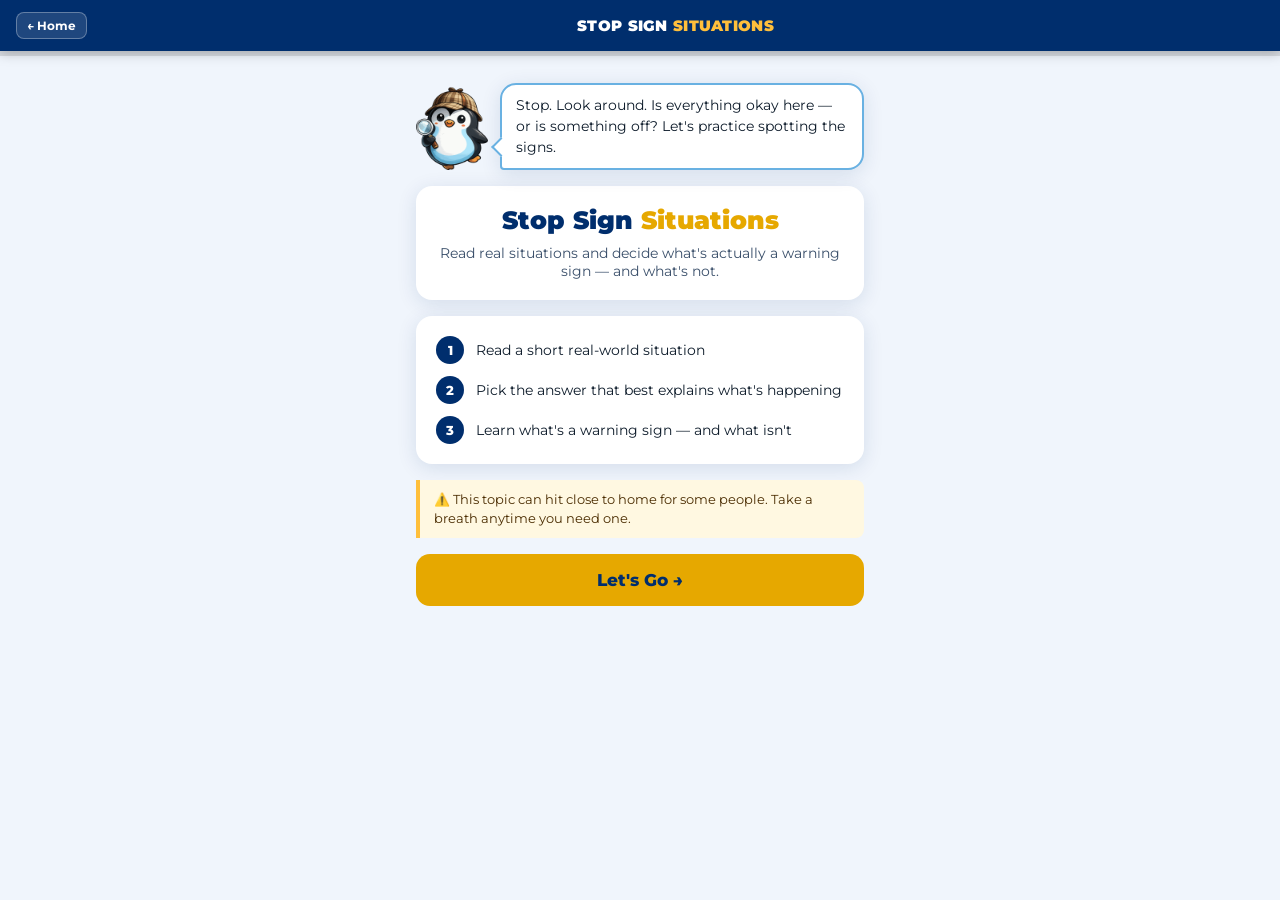
<file: scenarios.html>
<!DOCTYPE html>
<!--
  SPOT THE SIGNS — Stop Sign Situations Activity
  scenarios.html

    Self-contained activity module. Loads its scenarios and resources
  from data/content.json (activity_type: "scenario"). 
  Shows a scenario + question, four multiple-choice answer buttons,
  feedback after each answer,  a score screen at the end with n  hotline resources.

  NAVIGATION
  <- Home button in header returns to index.html
     Play Again button resets score and restarts this module

  This file must be served from a web server (GitHub Pages, etc.)
   because fetch() is used to load data/content.json.
-->
<html lang="en">
<head>
  <meta charset="UTF-8">
  <meta name="viewport" content="width=device-width, initial-scale=1.0, maximum-scale=1.0, user-scalable=no">
  <title>Stop Sign Situations — Spot the Signs</title>

  <link rel="preconnect" href="https://fonts.googleapis.com">
  <link rel="preconnect" href="https://fonts.gstatic.com" crossorigin>
  <link href="https://fonts.googleapis.com/css2?family=Montserrat:wght@400;600;700;800;900&display=swap" rel="stylesheet">

   <link rel="stylesheet" href="css/style.css">

  <style>
    /* Everything shared with other pages (colors, header, screens,
       avatar, cards, buttons, resources list, footer) lives in
       css/style.css. Below is just what's specific to this activity:
       the intro steps list, situation card,
       multiple-choice options list, feedback panel. */

    /* INTRO SCREEN ELEMENTS */
    .intro-title {
      font-weight: 900;
      font-size: 1.55rem;
      color: var(--hawk-blue);
      text-align: center;
      line-height: 1.2;
    }
    .intro-title span { color: var(--gold-dark); }

    .steps-list {
      list-style: none;
      display: flex;
      flex-direction: column;
      gap: 12px;
      width: 100%;
    }
    .steps-list li {
      display: flex;
      align-items: center;
      gap: 12px;
      font-size: 0.9rem;
    }
    .step-num {
      background: var(--hawk-blue);
      color: var(--white);
      border-radius: 50%;
      width: 28px; height: 28px;
      display: flex; align-items: center; justify-content: center;
      font-weight: 800;
      font-size: 0.82rem;
      flex-shrink: 0;
    }

    /* QUESTION SCREEN ELEMENTS */
    .q-header {
      display: flex;
      justify-content: space-between;
      align-items: center;
      width: 100%;
    }
    .question-label {
      font-weight: 800;
      font-size: 0.72rem;
      letter-spacing: 0.14em;
      text-transform: uppercase;
      color: var(--hawk-blue);
    }
    .counter { font-size: 0.8rem; color: var(--text-soft); font-weight: 600; }

    .statement-card {
      background: linear-gradient(135deg, var(--soaring-light), #d6e9f8);
      border: 2px solid var(--soaring-blue);
      border-radius: 12px;
      padding: 18px;
      width: 100%;
    }
    .statement-label {
      font-size: 0.68rem;
      font-weight: 700;
      letter-spacing: 0.1em;
      text-transform: uppercase;
      color: var(--hawk-blue);
      margin-bottom: 6px;
    }
    .statement-text {
      font-size: 0.96rem;
      font-weight: 600;
      line-height: 1.55;
      color: var(--text);
    }

    /* Multiple-choice answer buttons
       Vertical list of lettered options (A, B, C, D...).
       Replaces the side-by-side SAFE/SUS layout used in safe-or-sus.html
       since Stop Sign Situations needs 2-4 choices per question
    */
    .options-list {
      display: flex;
      flex-direction: column;
      gap: 10px;
      width: 100%;
    }
    .option-btn {
      display: flex;
      align-items: flex-start;
      gap: 12px;
      width: 100%;
      text-align: left;
      padding: 14px 16px;
      border: 2.5px solid var(--soaring-blue);
      border-radius: 12px;
      background: var(--white);
      font-family: 'Montserrat', sans-serif;
      font-weight: 600;
      font-size: 0.9rem;
      line-height: 1.4;
      color: var(--text);
      cursor: pointer;
      transition: all 0.15s ease;
      -webkit-tap-highlight-color: transparent;
    }
    .option-btn:not(:disabled):hover,
    .option-btn:not(:disabled):active {
      background: var(--soaring-light);
      border-color: var(--hawk-blue);
      transform: scale(0.99);
    }
    .option-btn:disabled { cursor: not-allowed; }

    .option-letter {
      flex-shrink: 0;
      width: 26px; height: 26px;
      border-radius: 50%;
      background: var(--soaring-light);
      border: 2px solid var(--soaring-blue);
      color: var(--hawk-blue);
      font-weight: 800;
      font-size: 0.8rem;
      display: flex;
      align-items: center;
      justify-content: center;
    }

    /* Post-answer state classes set by JS  */
    .option-selected-correct {
      background: var(--correct-green-light) !important;
      border-color: var(--correct-green) !important;
    }
    .option-selected-correct .option-letter {
      background: var(--correct-green) !important;
      border-color: var(--correct-green) !important;
      color: var(--white) !important;
    }
    .option-selected-wrong {
      background: var(--wrong-amber-light) !important;
      border-color: var(--wrong-amber) !important;
      animation: shake 0.3s ease;
    }
    .option-selected-wrong .option-letter {
      background: var(--wrong-amber) !important;
      border-color: var(--wrong-amber) !important;
      color: var(--white) !important;
    }
    .option-reveal-correct {
      background: var(--correct-green-light) !important;
      border-color: var(--correct-green) !important;
      opacity: 1 !important;
    }
    .option-reveal-correct .option-letter {
      background: var(--correct-green) !important;
      border-color: var(--correct-green) !important;
      color: var(--white) !important;
    }
    .option-btn.option-dim { opacity: 0.55; }

    /* Feedback panel */
    .feedback-panel { width: 100%; border-radius: 12px; padding: 16px; display: none; animation: fadeIn 0.25s ease; }
    .feedback-panel.show    { display: block; }
    .feedback-panel.correct { background: var(--correct-green-light); border: 2px solid var(--correct-green); }
    .feedback-panel.wrong   { background: var(--wrong-amber-light);   border: 2px solid var(--gold); }
    .feedback-result { font-weight: 800; font-size: 1rem; margin-bottom: 5px; }
    .feedback-panel.correct .feedback-result { color: var(--correct-green); }
    .feedback-panel.wrong   .feedback-result { color: var(--wrong-amber); }
    .feedback-explanation   { font-size: 0.88rem; line-height: 1.55; color: var(--text); }
  </style>
</head>
<body>

  <!-- HEADER
     <->Home always links back to index.html (never goes away).
     score appears when activity starts.
  -->
  <header class="app-header">
    <a class="btn-home" href="index.html">← Home</a>
    <div class="header-title">STOP SIGN <span>SITUATIONS</span></div>
    <div class="score-pill" id="scorePill">
      <span class="pill-label">SCORE&nbsp;</span>
      <span id="pillScore">0</span>/<span id="pillTotal">?</span>
    </div>
  </header>

  <div class="progress-wrap">
    <div class="progress-fill" id="progressFill" style="width: 0%"></div>
  </div>


  <!-- LOADING SCREEN -->
  <div class="status-screen" id="screenLoading">
    <div class="spinner"></div>
    <div class="status-title">Loading…</div>
    <div class="status-msg">Fetching data/content.json</div>
  </div>

  <!-- ERROR SCREEN -->
  <div class="status-screen" id="screenError" style="display: none;">
    <div style="font-size: 2.5rem;">⚠️</div>
    <div class="status-title">Content unavailable</div>
    <div class="status-msg" id="errorMsg">Could not load activity content.</div>
    <button class="btn-retry" onclick="init()">Try Again</button>
    <a class="btn-home" href="index.html" style="margin-top: 4px;">← Back to Home</a>
  </div>


  <!-- INTRO SCREEN
     Brief orientation before the activity starts.
     Title and description are populated from content.json by JS.
  -->
  <main class="screen" id="screenIntro">

    <div class="avatar-row">
      <!-- Intro avatar: neutral detective penguin, static image -->
      <img src="images/SdetPen_main.png" class="avatar-figure" alt="" />
      <div class="avatar-bubble">
        Stop. Look around. Is everything okay here — or is something off? Let's practice spotting the signs.
      </div>
    </div>

    <!-- Title and description populated from content.json -->
    <div class="card" style="text-align: center;">
      <div class="intro-title" id="introTitle">Stop Sign <span>Situations</span></div>
      <p style="font-size: 0.9rem; color: var(--text-soft); margin-top: 8px;" id="introDesc">
        Read each situation and decide what's really going on.
      </p>
    </div>

    <ul class="steps-list card">
      <li><span class="step-num">1</span> Read a short real-world situation</li>
      <li><span class="step-num">2</span> Pick the answer that best explains what's happening</li>
      <li><span class="step-num">3</span> Learn what's a warning sign — and what isn't</li>
    </ul>

    <div class="warning-note">
      ⚠️ This topic can hit close to home for some people. Take a breath anytime you need one.
    </div>

    <button class="btn-primary btn-gold" onclick="startActivity()">Let's Go →</button>
  </main>


  <!-- QUESTION SCREEN
     All content (text, counter, avatar, options, feedback) is set by JS.
  -->
  <main class="screen" id="screenQuestion">

    <div class="avatar-row">
      <!--
        Dynamic avatar: setAvatarExpression() in js/avatar.js swaps
        this image's src to show thinking / happy / surprised penguins.
        The id "avatarImg" is what avatar.js looks for - don't rename it.
      -->
      <img src="images/SdetPen_question.png" class="avatar-figure" id="avatarImg" alt="" />
      <div class="avatar-bubble" id="avatarSpeech">Stop. Look around. What do you notice here?</div>
    </div>

    <div class="q-header">
      <span class="question-label">Stop Sign Situation</span>
      <span class="counter" id="questionCounter">1 / 6</span>
    </div>

    <div class="statement-card">
      <div class="statement-label">Situation</div>
      <div class="statement-text" id="statementText"></div>
    </div>

    <!-- Vertical list of lettered answer options built by JS -->
    <div class="options-list" id="optionsList"></div>

    <div class="feedback-panel" id="feedbackPanel">
      <div class="feedback-result"      id="feedbackResult"></div>
      <div class="feedback-explanation" id="feedbackExplanation"></div>
    </div>

    <button class="btn-primary btn-next" id="btnNext" onclick="nextQuestion()">Next →</button>
  </main>


  <!-- COMPLETION SCREEN
     Score , personalized message, resources from JSON,
     and two buttons: Play Again (restart this module) and
     Try Another (return to hub).
  -->
  <main class="screen" id="screenComplete">

    <div class="avatar-row">
      <!-- Completion avatar: happy penguin, static image -->
      <img src="images/SdetPen_happy.png" class="avatar-figure" alt="" />
      <div class="avatar-bubble" id="completeSpeech">You made it through all the situations. Here's how you did.</div>
    </div>

    <div class="complete-top">
      <div class="score-ring" id="scoreRing">
        <div class="score-inner">
          <div class="score-number" id="scoreNumber">0</div>
          <div class="score-denom"  id="scoreDenom">/ 6</div>
        </div>
      </div>
      <div>
        <div class="complete-title" id="completeTitle">Nice work!</div>
        <p class="complete-msg"    id="completeMsg"></p>
      </div>
    </div>

    <div class="resources-card">
      <div class="resources-title">📞 Need Help or Want to Learn More?</div>
      <div id="resourcesList"></div>
    </div>

    <p style="font-size: 0.85rem; color: var(--text-soft); text-align: center; line-height: 1.5;">
      Knowledge is power — share what you learned with someone today.
    </p>

    <!-- Two-button row - : restart this module OR go back to hub -->
    <div class="btn-row">
      <button class="btn-primary btn-restart" onclick="restartActivity()">↺ Play Again</button>
      <a class="btn-primary" href="index.html" style="text-align:center; text-decoration:none; line-height:1.2;">
        Try Another<br><span style="font-size:0.75rem; font-weight:600;">← Home</span>
      </a>
    </div>

    <p class="footer-credit">
      Content sourced from the <a href="https://www.traffickingstop.org/wp-content/uploads/2024/07/TraffickSTOP-Toolkit-2024_07.pdf" target="_blank" rel="noopener">TraffickSTOP Toolkit</a> (NW3C, 2024) and <a href="https://polarisproject.org" target="_blank" rel="noopener">Polaris Project</a>.<br>
      Developed by PTK at Columbia Basin College · Pasco, WA
    </p>
  </main>


  <script src="js/avatar.js"></script>
  <script src="js/ui.js"></script>
  <script src="js/content.js"></script>
  <script>
    // setAvatarExpression() comes from
    // js/avatar.js. showScreen, updateProgress, refreshScorePill,
    // showScorePill, and showBackBtn come from js/ui.js.
    // loadContent, shuffleArray, buildResourcesList, CONTENT_URL, and
    // MAX_QUESTIONS come from js/content.js.

    // Application state - all of this gets reset/reassigned by
    // startActivity() at the beginning of each playthrough.
    let activityData  = null;  // the full "scenario" activity object from content.json
    let resourcesData = [];    // hotline/org list, passed to buildResourcesList()
    let questions     = [];    // this playthrough's shuffled + capped questions
    let currentIndex  = 0;     // index into questions[] for the question on screen
    let score         = 0;     // number of correct answers so far
    let answered      = false; // true once the user has tapped an option for the current question

    // Letters shown on the option buttons (A, B, C, D, ...).
    // Supports up to 6 answer_options per question without any other code changes 
    // if a question only has 2 options, only A and B get used.
    const OPTION_LETTERS = ['A', 'B', 'C', 'D', 'E', 'F'];

    // Fetches content.json, sorts/shuffles/caps the question list
    // shows the intro screen. Called once when the page loads
    //
    // Must be served from a web server - fetch() is blocked entirely
    // when the page is opened directly from disk (file://).
    async function init()
    {
        document.getElementById('screenLoading').style.display = 'flex';
        document.getElementById('screenError').style.display   = 'none';
        document.querySelectorAll('.screen').forEach(s => s.classList.remove('active'));

        try
        {
            const result = await loadContent('scenario');
            activityData  = result.activityData;
            resourcesData = result.resources;
            questions     = result.questions;

            // Fill in the intro screen's title and description from
            // content.json, so they can be edited there without
            // touching this file.
            document.getElementById('introTitle').innerHTML =
                activityData.activity_title.replace('Situations', '<span>Situations</span>');
            document.getElementById('introDesc').textContent = activityData.activity_description;

            buildResourcesList(resourcesData);

            document.getElementById('screenLoading').style.display = 'none';
            showScreen('screenIntro');
        }
        catch (err)
        {
            // Most likely cause: this page was opened with file://
            // instead of through a web server, so fetch() was blocked.
            // Could also mean content.json is missing or invalid.
            console.error('Content load error:', err);
            document.getElementById('screenLoading').style.display = 'none';
            document.getElementById('errorMsg').textContent = `Could not load content. (${err.message})`;
            document.getElementById('screenError').style.display = 'flex';
        }
    }

    // Re-sorts and re-shuffles activityData's questions and caps the
    // result at MAX_QUESTIONS, without re-fetching content.json.
    //
    // Used at the start of every playthrough (including "Play Again")
    // so the question order is new each time.
    function getShuffledQuestions()
    {
        const sorted = [...activityData.questions]
            .sort((a, b) => a.question_order - b.question_order);

        return shuffleArray(sorted).slice(0, MAX_QUESTIONS);
    }

    // Starts (or restarts) the activity from question 1.
    // Called by the "Let's Go" button on the intro screen, and by
    // restartActivity() below.
    function startActivity()
    {
        questions    = getShuffledQuestions();
        currentIndex = 0;
        score        = 0;
        answered     = false;

        showScorePill(true);
        refreshScorePill(score, questions.length);
        loadQuestion();
        showScreen('screenQuestion');
    }

    // "Play Again" button on the completion screen calls this. It's
    // just an alias for startActivity() - kept as its own function so
    // the intent is clear from the onclick attribute in the HTML
    function restartActivity()
    {
        startActivity();
    }

    // Loads questions[currentIndex] into the UI and resets everything
    // left over from the previous question
    //  (feedback panel, Next button, disabled options, etc)
    //
    // The option buttons are built fresh every time, so this supports
    // 2-6 answer_options per question with no HTML orCSS changes needed.
    function loadQuestion()
    {
        const q  = questions[currentIndex];
        answered = false;

        document.getElementById('statementText').textContent   = q.question_text;
        document.getElementById('questionCounter').textContent = `${currentIndex + 1} / ${questions.length}`;
        document.getElementById('avatarSpeech').textContent    = 'Stop. Look around. What do you notice here?';

        setAvatarExpression('thinking');

        // Build the option buttons fresh for this question.
        const optionsList = document.getElementById('optionsList');
        optionsList.innerHTML = '';

        q.answer_options.forEach((opt, i) =>
        {
            const btn = document.createElement('button');
            btn.className = 'option-btn';
            btn.id = `option-${i}`;
            btn.onclick = () => selectAnswer(i);
            btn.innerHTML = `
          <span class="option-letter">${OPTION_LETTERS[i] || (i + 1)}</span>
          <span>${opt.answer_option}</span>
        `;
            optionsList.appendChild(btn);
        });

        // Reset the feedback panel and Next button
        // both get shown again once the user picks an answer (see selectAnswer).
        document.getElementById('feedbackPanel').className = 'feedback-panel';
        document.getElementById('btnNext').className       = 'btn-primary btn-next';

        updateProgress(currentIndex / questions.length);
        refreshScorePill(score, questions.length);
    }

    // Handles a tap on one of the multiple-choice option buttons.
    // index is position of the chosen option in q.answer_options.
    function selectAnswer(index)
    {
        // Only the first tap counts - ignore any taps after that until
        // the next question loads.
        if (answered) return;
        answered = true;

        const q            = questions[currentIndex];
        const chosenOption = q.answer_options[index];
        const correctIndex = q.answer_options.findIndex(o => o.correct_answer === true);
        const isCorrect    = chosenOption.correct_answer === true;

        if (isCorrect) score++;

        // Disable every option so nothing else can be tapped  and dim
        // the options that are neither the one chosen nor the correct
        // answer (those two stay full-opacity so they stand out).
        q.answer_options.forEach((opt, i) =>
        {
            const btn = document.getElementById(`option-${i}`);
            btn.disabled = true;

            if (i !== index && i !== correctIndex)
            {
                btn.classList.add('option-dim');
            }
        });

        // Style the button the user actually tapped.
        const chosenBtn = document.getElementById(`option-${index}`);
        chosenBtn.classList.add(isCorrect ? 'option-selected-correct' : 'option-selected-wrong');

        // If they got it wrong, highlight the correct option after a
        // short pause - this gives the "shake"/feedback animation on
        // the wrong choice a moment to play first
        if (!isCorrect)
        {
            setTimeout(() =>
            {
                document.getElementById(`option-${correctIndex}`).classList.add('option-reveal-correct');
                document.getElementById(`option-${correctIndex}`).classList.remove('option-dim');
            }, 350);
        }

        // Update the avatar's face/arms and speech bubble to match the result.
        setAvatarExpression(isCorrect ? 'happy' : 'surprised');
        document.getElementById('avatarSpeech').textContent = isCorrect
            ? q.avatar_speech_correct
            : q.avatar_speech_wrong;

        // Feedback panel uses warm amber for "wrong", not red - that's
        // intentional, see the .feedback-panel.wrong CSS rule.
        const fp = document.getElementById('feedbackPanel');
        fp.className = 'feedback-panel show ' + (isCorrect ? 'correct' : 'wrong');
        document.getElementById('feedbackResult').textContent =
            isCorrect ? '✓ Correct!' : '🔍 Take another look:';
        document.getElementById('feedbackExplanation').textContent = chosenOption.feedback_text;

        refreshScorePill(score, questions.length);

        // Swap the Next button's label on the last question, so it's
        // clear that tapping it goes to the results instead of another
        // question.
        const isLast = (currentIndex === questions.length - 1);
        const nextBtn = document.getElementById('btnNext');
        nextBtn.className   = 'btn-primary btn-next show';
        nextBtn.textContent = isLast ? 'See My Score →' : 'Next →';
    }

    // "Next →" / "See My Score →" button handler.
    // Moves to the next question, or shows the results screen if that
    // was the last question.
    function nextQuestion()
    {
        currentIndex++;

        if (currentIndex >= questions.length)
        {
            showResults();
        }
        else
        {
            loadQuestion();
        }
    }

    // Fills in and shows the completion screen: score ring, a
    // title/message/avatar line based on how well the user did, and
    // the resources list (already built by init(), still on screen).
    function showResults()
    {
        showScreen('screenComplete');
        updateProgress(1);
        showScorePill(false);

        const total = questions.length;
        const pct   = Math.round((score / total) * 100);

        document.getElementById('scoreNumber').textContent = score;
        document.getElementById('scoreDenom').textContent  = `/ ${total}`;
        document.getElementById('scoreRing').style.setProperty('--pct', pct + '%');

        // Pick a title/message/avatar-speech combo based on the score
        // band. Even the lowest band is framed as "here's why this
        // matters" rather than "you did badly".
        let title, msg, speech;

        if (score === total)
        {
            title  = 'Perfect Score! 🎉';
            msg    = "You've got a sharp eye for warning signs. Trust that instinct — and share it with others.";
            speech = 'Wow, perfect! You caught every stop sign.';
        }
        else if (pct >= 70)
        {
            title  = 'Great Job! 👏';
            msg    = "You spotted most of the warning signs. Check the resources below to keep learning.";
            speech = 'Nice work — a few of those were sneakier than they looked!';
        }
        else if (pct >= 50)
        {
            title  = 'Good Start!';
            msg    = "Warning signs aren't always obvious, and not everything unusual is a red flag. Now you know a few more things to watch for.";
            speech = "Not bad! There's always more to learn about spotting the signs.";
        }
        else
        {
            title  = 'Eye-opening!';
            msg    = "That's exactly why this activity exists. Take another look at the explanations and the resources below.";
            speech = 'Some of these are tricky — now you know what to look for.';
        }

        document.getElementById('completeTitle').textContent  = title;
        document.getElementById('completeMsg').textContent    = msg;
        document.getElementById('completeSpeech').textContent = speech;
    }

    // Boot: load content as soon as the page is ready.
    init();
  </script>

</body>
</html>
</file>
<file: css/style.css>
/* style.css
 *
 * Shared styles for Spot the Signs.
 *
 * This covers everything that's identical (or close enough to be worth
 * unifying) across index.html, resources.html, myth-vs-fact.html,
 * safe-or-sus.html, and scenarios.html: color variables, the page
 * reset, header/header-title/btn-home/score-pill, the progress bar,
 * the screen-switching system, loading/error status screens, the
 * avatar + speech bubble, generic cards, the warning note, the
 * resources list, primary buttons, the completion-screen score ring,
 * and the footer credit.
 *
 * Anything specific to just one page (the home page's activity cards,
 * the Myth/Fact and Safe/Sus answer buttons, the Stop Sign Situations
 * options list, the feedback panel, the resources page's resource-map
 * and learn-more cards, etc) stays in that page's own <style> block,
 * loaded AFTER this file so it can override these defaults if needed.
 */

/* COLOR VARIABLES - CBC Brand Colors (Brand Guide, April 2020) */
:root {
  --hawk-blue: #002e6d; /* PMS 294C - primary navy */
  --hawk-blue-mid: #003f96; /* slightly lighter, hover states */
  --soaring-blue: #69b1e2; /* PMS 292C - sky blue accent */
  --soaring-light: #e8f3fb; /* very light blue, card backgrounds */
  --gold: #ffbf3b; /* PMS 136C - accent yellow/gold */
  --gold-dark: #e6a800; /* darker gold, hover/active */
  --correct-green: #2e7d32; /* feedback: correct answer */
  --correct-green-light: #e8f5e9;
  --wrong-amber: #e65100; /* feedback: wrong answer (warm, not red) */
  --wrong-amber-light: #fff8e1;
  --text: #0d1b2a;
  --text-soft: #3a4f6a;
  --bg: #f0f5fc;
  --white: #ffffff;
  --shadow: 0 4px 20px rgba(0, 46, 109, 0.12);
}

/* Reset - box-sizing everywhere, no default margin/padding. */
* {
  box-sizing: border-box;
  margin: 0;
  padding: 0;
}

body {
  font-family: "Montserrat", sans-serif;
  background: var(--bg);
  color: var(--text);
  min-height: 100vh;
  display: flex;
  flex-direction: column;
  align-items: center;
}

/* HEADER
 * Sticky bar at the top of every activity/resources page.
 * Left: <a class="btn-home"> back to index.html.
 * Center: .header-title (page name, with a <span> for the gold word).
 * Right: either .score-pill (activity pages) or .header-spacer
 * (resources.html, to keep the title visually centered).
 *
 * index.html overrides this with its own non-sticky, centered header -
 * see the "Header" section in index.html's <style>.
 */
.app-header {
  width: 100%;
  background: var(--hawk-blue);
  padding: 12px 16px;
  display: flex;
  align-items: center;
  justify-content: space-between;
  box-shadow: 0 2px 12px rgba(0, 0, 0, 0.25);
  position: sticky;
  top: 0;
  z-index: 10;
}
.header-title {
  font-weight: 900;
  font-size: 0.92rem;
  color: var(--white);
  letter-spacing: 0.02em;
  text-align: center;
  flex: 1;
}
.header-title span {
  color: var(--gold);
}

/* Spacer the same width as .btn-home, used on pages with no back
 * button on the right (keeps .header-title visually centered). */
.header-spacer {
  min-width: 70px;
}

/* <- Home button: links back to index.html */
.btn-home {
  background: rgba(255, 255, 255, 0.12);
  border: 1.5px solid rgba(255, 255, 255, 0.3);
  border-radius: 8px;
  padding: 5px 10px;
  color: var(--white);
  font-family: "Montserrat", sans-serif;
  font-weight: 700;
  font-size: 0.75rem;
  cursor: pointer;
  text-decoration: none;
  white-space: nowrap;
  min-width: 70px;
  display: inline-block;
  text-align: center;
  -webkit-tap-highlight-color: transparent;
  transition: background 0.15s;
}
.btn-home:active {
  background: rgba(255, 255, 255, 0.28);
}

/* Score pill (top-right of the header): hidden until an activity
 * starts, then shows "current / total" and updates live. */
.score-pill {
  background: rgba(255, 255, 255, 0.15);
  border: 1.5px solid rgba(255, 255, 255, 0.35);
  border-radius: 20px;
  padding: 4px 10px;
  font-weight: 800;
  font-size: 0.82rem;
  color: var(--white);
  display: none;
  align-items: center;
  gap: 4px;
  min-width: 70px;
  justify-content: center;
}
.score-pill.visible {
  display: flex;
}
.score-pill .pill-label {
  opacity: 0.7;
  font-size: 0.7rem;
  font-weight: 600;
}

/* PROGRESS BAR
 * Thin bar under the header. Fills left-to-right as the user
 * advances through questions. Width is set by JS: updateProgress(fraction).
 */
.progress-wrap {
  width: 100%;
  background: rgba(0, 0, 0, 0.1);
  height: 5px;
}
.progress-fill {
  height: 100%;
  background: var(--gold);
  transition: width 0.5s ease;
}

/* SCREEN SYSTEM
 * Only one .screen is visible at a time. showScreen(id) (js/ui.js)
 * removes "active" from every .screen, then adds it back to the one
 * being shown.
 */
.screen {
  width: 100%;
  max-width: 480px;
  padding: 20px 16px 48px;
  display: none;
  flex-direction: column;
  align-items: center;
  gap: 16px;
  animation: fadeIn 0.3s ease;
}
.screen.active {
  display: flex;
}

@keyframes fadeIn {
  from {
    opacity: 0;
    transform: translateY(8px);
  }
  to {
    opacity: 1;
    transform: translateY(0);
  }
}

/* LOADING & ERROR STATES
 * Shown before content.json has loaded, or if loading it failed.
 * See init() in each page's <script> for when these are toggled.
 */
.status-screen {
  display: flex;
  flex-direction: column;
  align-items: center;
  justify-content: center;
  gap: 16px;
  min-height: 60vh;
  text-align: center;
  padding: 32px 24px;
  width: 100%;
}
.spinner {
  width: 42px;
  height: 42px;
  border: 4px solid var(--soaring-light);
  border-top-color: var(--hawk-blue);
  border-radius: 50%;
  animation: spin 0.8s linear infinite;
}
@keyframes spin {
  to {
    transform: rotate(360deg);
  }
}
.status-title {
  font-weight: 800;
  font-size: 1.1rem;
  color: var(--hawk-blue);
}
.status-msg {
  font-size: 0.88rem;
  color: var(--text-soft);
  line-height: 1.5;
  max-width: 320px;
}
.btn-retry {
  padding: 12px 28px;
  background: var(--hawk-blue);
  color: var(--white);
  border: none;
  border-radius: 12px;
  font-family: "Montserrat", sans-serif;
  font-weight: 800;
  font-size: 0.95rem;
  cursor: pointer;
}
.btn-retry:active {
  background: var(--hawk-blue-mid);
}

/* AVATAR + SPEECH BUBBLE
 * AVATAR SWAP: when real artwork replaces the SVG stick figure, see
 * js/avatar.js - that's the only file that needs to change.
 */
.avatar-row {
  display: flex;
  align-items: flex-end;
  gap: 12px;
  width: 100%;
  margin-top: 4px;
}
.avatar-figure {
  width: 72px;
  height: 90px;
  flex-shrink: 0;
}

.avatar-bubble {
  position: relative;
  background: var(--white);
  border: 2px solid var(--soaring-blue);
  border-radius: 16px 16px 16px 4px;
  padding: 10px 14px;
  font-size: 0.88rem;
  color: var(--text);
  line-height: 1.5;
  box-shadow: var(--shadow);
  flex: 1;
}

.avatar-bubble::after {
  content: "";
  position: absolute;
  left: -8px;
  bottom: 14px;
  width: 12px;
  height: 12px;
  background: var(--white);
  border-left: 2px solid var(--soaring-blue);
  border-bottom: 2px solid var(--soaring-blue);
  transform: rotate(45deg);
}

/* GENERIC CARD
 * Plain white rounded box with the standard shadow. Used as the base
 * for the intro screen, the resources card, the resource-map card,
 * the learn-more card, etc. Pages add their own classes on top for
 * anything more specific (.intro-title, .card-title, ...).
 */
.card {
  background: var(--white);
  border-radius: 16px;
  padding: 20px;
  width: 100%;
  box-shadow: var(--shadow);
}

/* WARNING NOTE
 * Used for the "this topic can be heavy" / "call 911" content notes.
 */
.warning-note {
  background: var(--wrong-amber-light);
  border-left: 4px solid var(--gold);
  border-radius: 0 8px 8px 0;
  padding: 10px 14px;
  font-size: 0.8rem;
  color: #4a2c00;
  width: 100%;
  line-height: 1.5;
}

/* RESOURCES LIST
 * .resources-card / .resources-title wrap the list on activity
 * completion screens. resources.html uses the generic .card +
 * .card-title (defined in its own <style>) for the same list instead,
 * so .resource-item and friends are shared either way.
 */
.resources-card {
  background: var(--white);
  border-radius: 14px;
  padding: 18px;
  width: 100%;
  box-shadow: var(--shadow);
}
.resources-title {
  font-weight: 800;
  font-size: 0.8rem;
  letter-spacing: 0.08em;
  text-transform: uppercase;
  color: var(--hawk-blue);
  margin-bottom: 12px;
  border-bottom: 2px solid var(--gold);
  padding-bottom: 8px;
}
.resource-item {
  padding: 10px 0;
  border-bottom: 1px solid #e8edf5;
}
.resource-item:last-child {
  border-bottom: none;
  padding-bottom: 0;
}
.resource-name {
  font-weight: 700;
  font-size: 0.9rem;
  color: var(--text);
}
.resource-phone {
  font-size: 0.85rem;
  color: var(--hawk-blue);
  font-weight: 600;
  margin-top: 2px;
}
.resource-url {
  font-size: 0.78rem;
  color: var(--text-soft);
  margin-top: 1px;
}
.resource-phone a,
.resource-url a {
  color: inherit;
  text-decoration: underline;
  text-decoration-color: currentColor;
  word-break: break-all;
}
.resource-phone a:active,
.resource-url a:active {
  opacity: 0.6;
}

/* BUTTONS
 * .btn-primary is the big full-width call-to-action button (works on
 * <button> and <a>). .btn-gold and .btn-restart are color variants.
 * .btn-next starts hidden and gets ".show" added once an answer is
 * picked. .btn-row lays out two .btn-primary buttons side by side on
 * the completion screen.
 */
.btn-primary {
  width: 100%;
  padding: 16px;
  background: var(--hawk-blue);
  color: var(--white);
  border: none;
  border-radius: 14px;
  font-family: "Montserrat", sans-serif;
  font-weight: 800;
  font-size: 1.05rem;
  cursor: pointer;
  text-align: center;
  text-decoration: none;
  display: block;
  transition:
    background 0.15s,
    transform 0.1s;
  -webkit-tap-highlight-color: transparent;
}
.btn-primary:active {
  background: var(--hawk-blue-mid);
  transform: scale(0.98);
}
.btn-gold {
  background: var(--gold-dark);
  color: var(--hawk-blue);
}
.btn-gold:active {
  background: var(--gold);
}
.btn-next {
  display: none;
}
.btn-next.show {
  display: block;
}

.btn-row {
  display: flex;
  gap: 10px;
  width: 100%;
}
.btn-row .btn-primary {
  flex: 1;
  font-size: 0.9rem;
  padding: 14px 10px;
}
.btn-restart {
  background: var(--gold-dark);
  color: var(--hawk-blue);
}
.btn-restart:active {
  background: var(--gold);
}

/* COMPLETION SCREEN - score ring + message
 * .score-ring is a conic-gradient ring showing the score percentage.
 * JS sets the --pct custom property:
 *   scoreRing.style.setProperty('--pct', pct + '%')
 */
.complete-top {
  display: flex;
  align-items: center;
  gap: 16px;
  width: 100%;
  background: var(--white);
  border-radius: 16px;
  padding: 20px;
  box-shadow: var(--shadow);
}
.score-ring {
  width: 110px;
  height: 110px;
  border-radius: 50%;
  background: conic-gradient(
    var(--hawk-blue) 0% var(--pct, 0%),
    #d0d8e8 var(--pct, 0%)
  );
  display: flex;
  align-items: center;
  justify-content: center;
  flex-shrink: 0;
}
.score-inner {
  width: 82px;
  height: 82px;
  background: var(--white);
  border-radius: 50%;
  display: flex;
  flex-direction: column;
  align-items: center;
  justify-content: center;
}
.score-number {
  font-weight: 900;
  font-size: 2rem;
  color: var(--hawk-blue);
  line-height: 1;
}
.score-denom {
  font-size: 0.72rem;
  color: var(--text-soft);
}
.complete-title {
  font-weight: 900;
  font-size: 1.25rem;
  color: var(--hawk-blue);
}
.complete-msg {
  font-size: 0.85rem;
  color: var(--text-soft);
  margin-top: 6px;
  line-height: 1.5;
}

/* FOOTER CREDIT */
.footer-credit {
  font-size: 0.72rem;
  color: var(--text-soft);
  text-align: center;
  line-height: 1.6;
  opacity: 0.7;
}
.footer-credit a {
  color: inherit;
  text-decoration: underline;
  text-decoration-color: currentColor;
}

/* SHAKE ANIMATION
 * Used on the "wrong answer" button/option to nudge it left-right
 * briefly. Shared by myth-vs-fact, safe-or-sus, and scenarios.
 */
@keyframes shake {
  0%,
  100% {
    transform: translateX(0);
  }
  25% {
    transform: translateX(-5px);
  }
  75% {
    transform: translateX(5px);
  }
}
</file>
